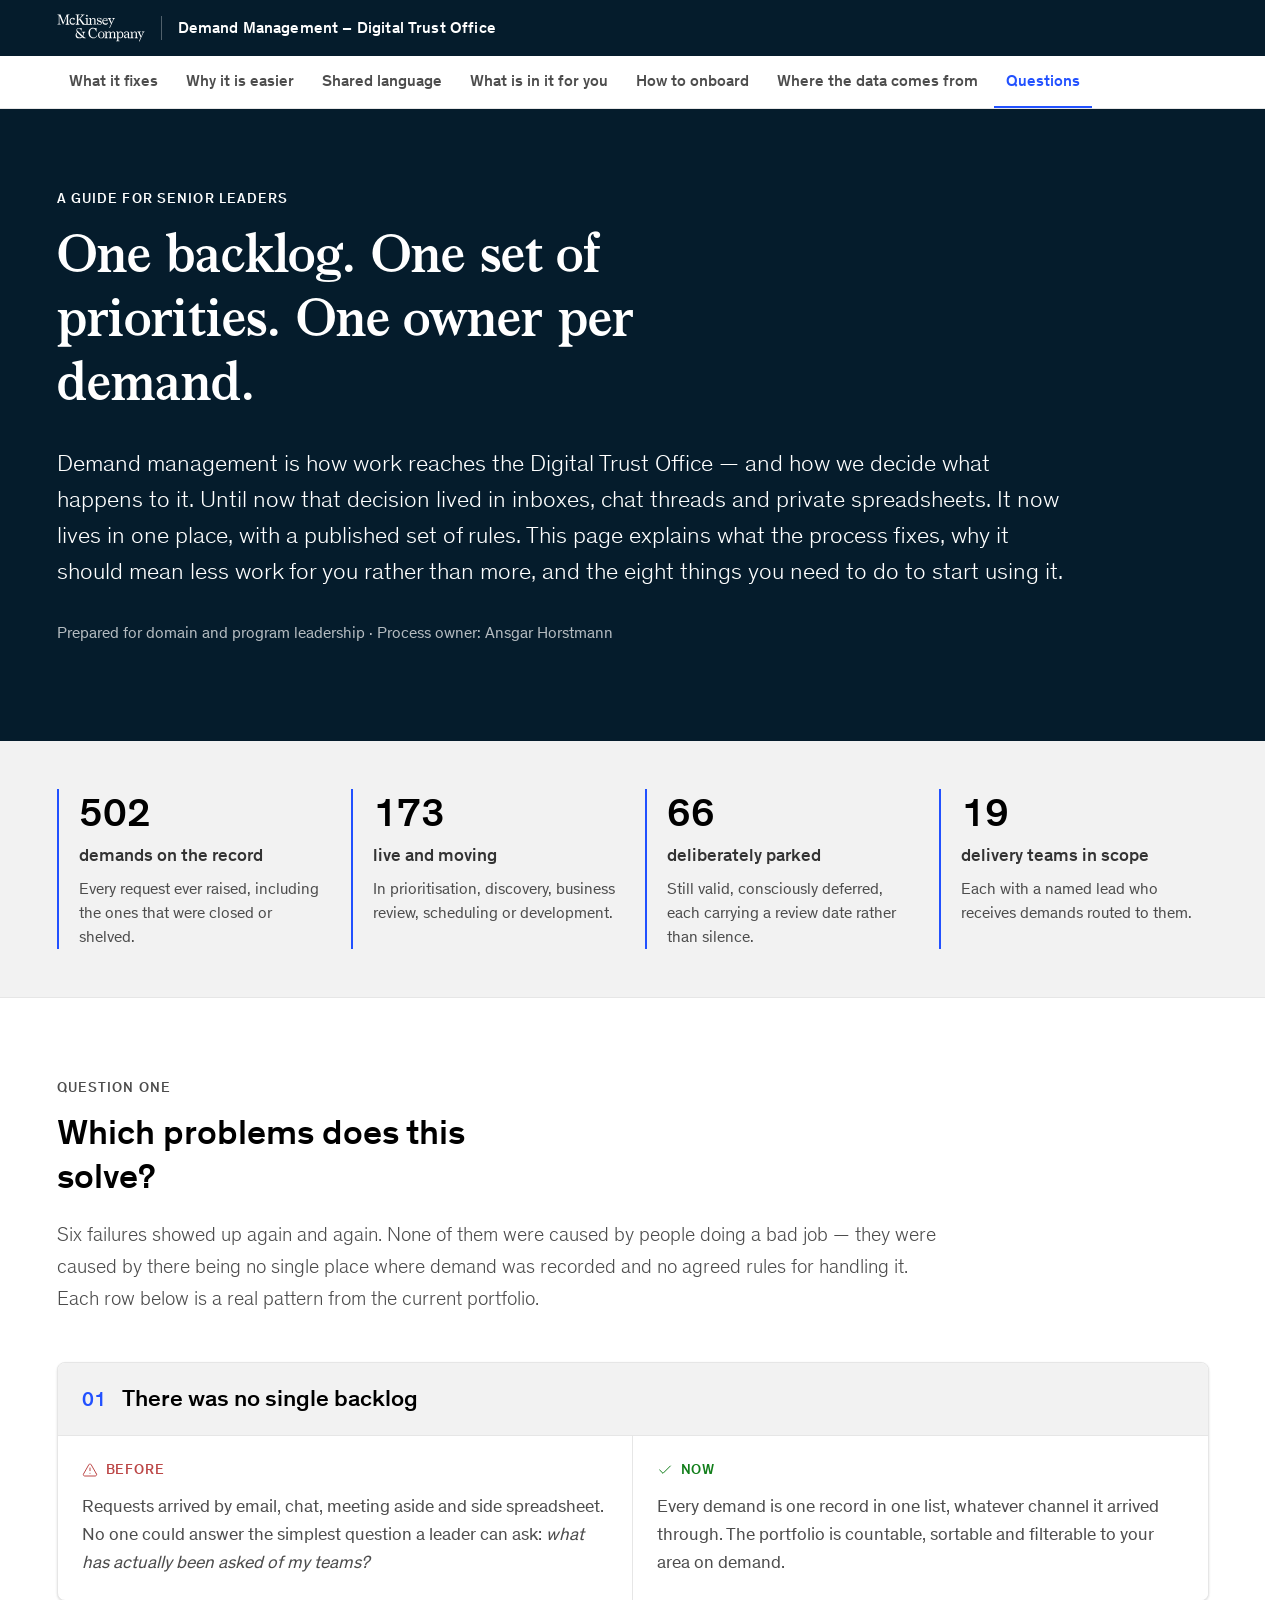
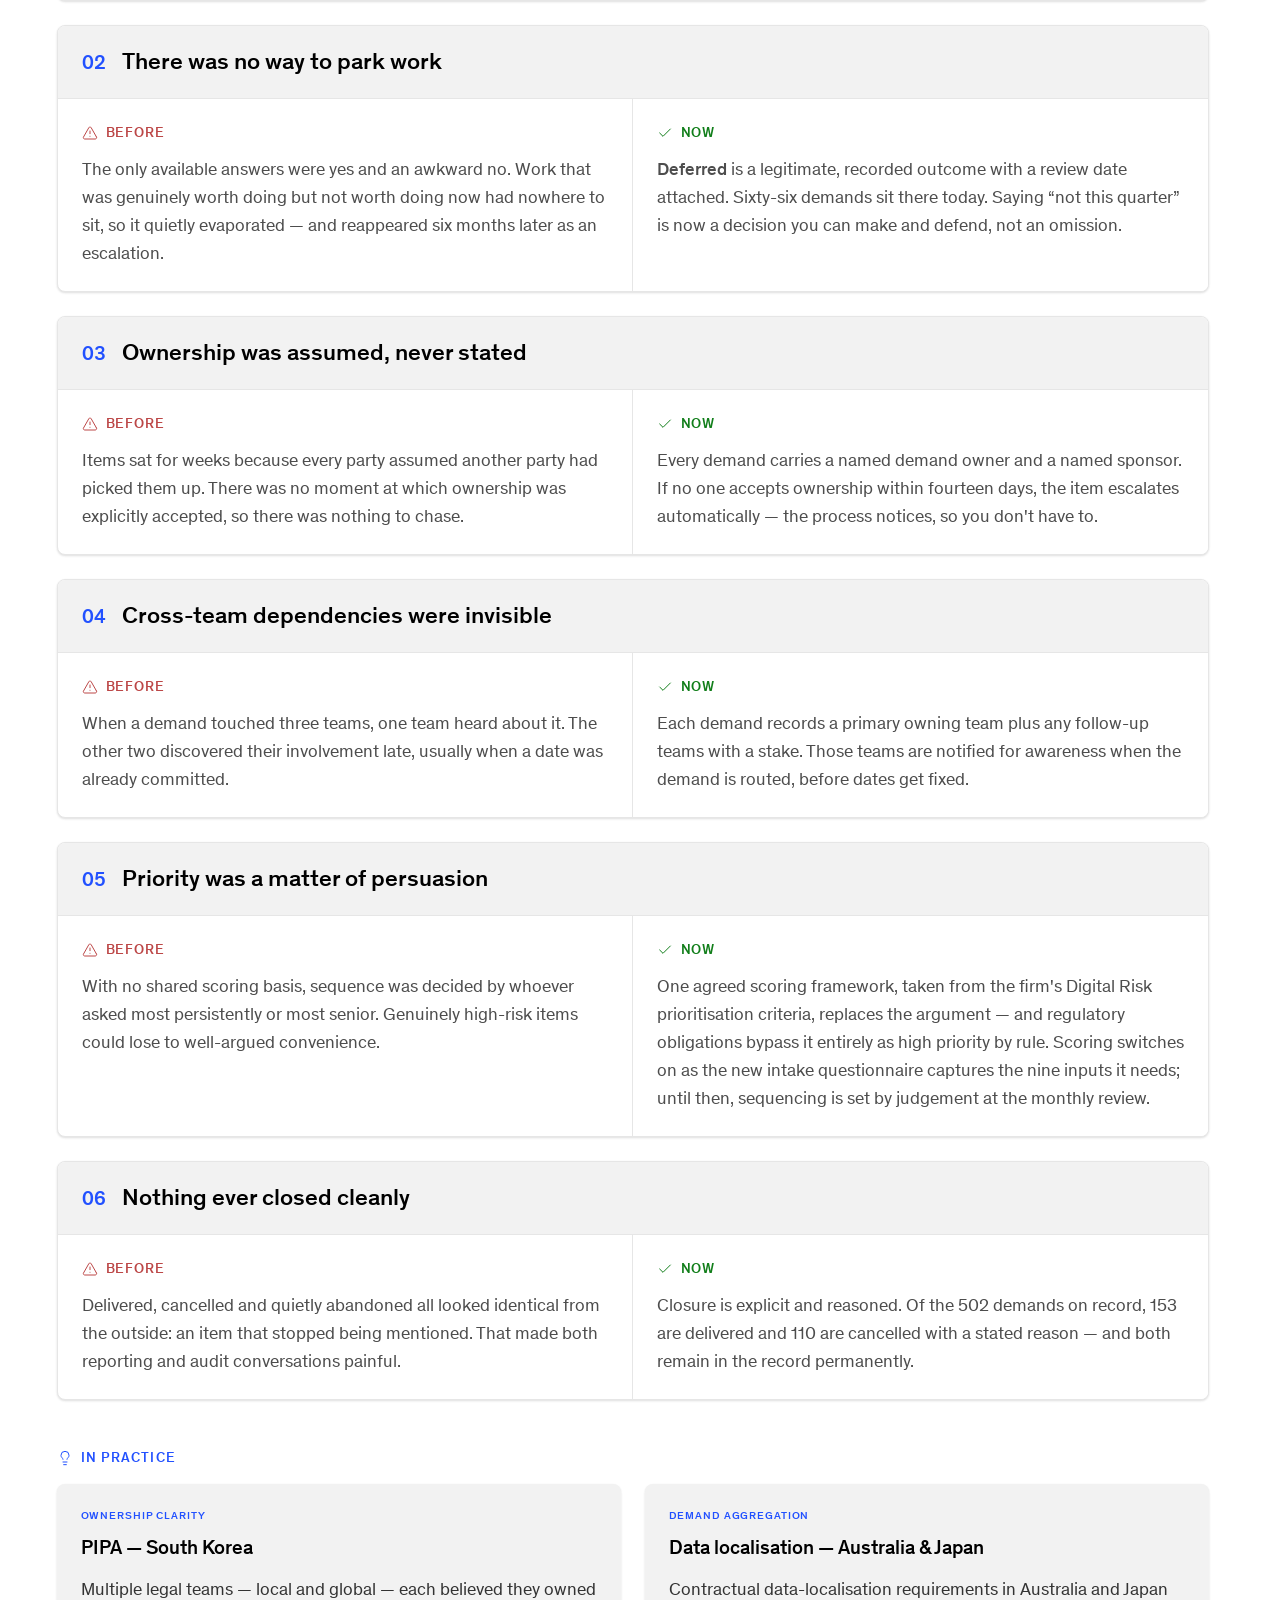
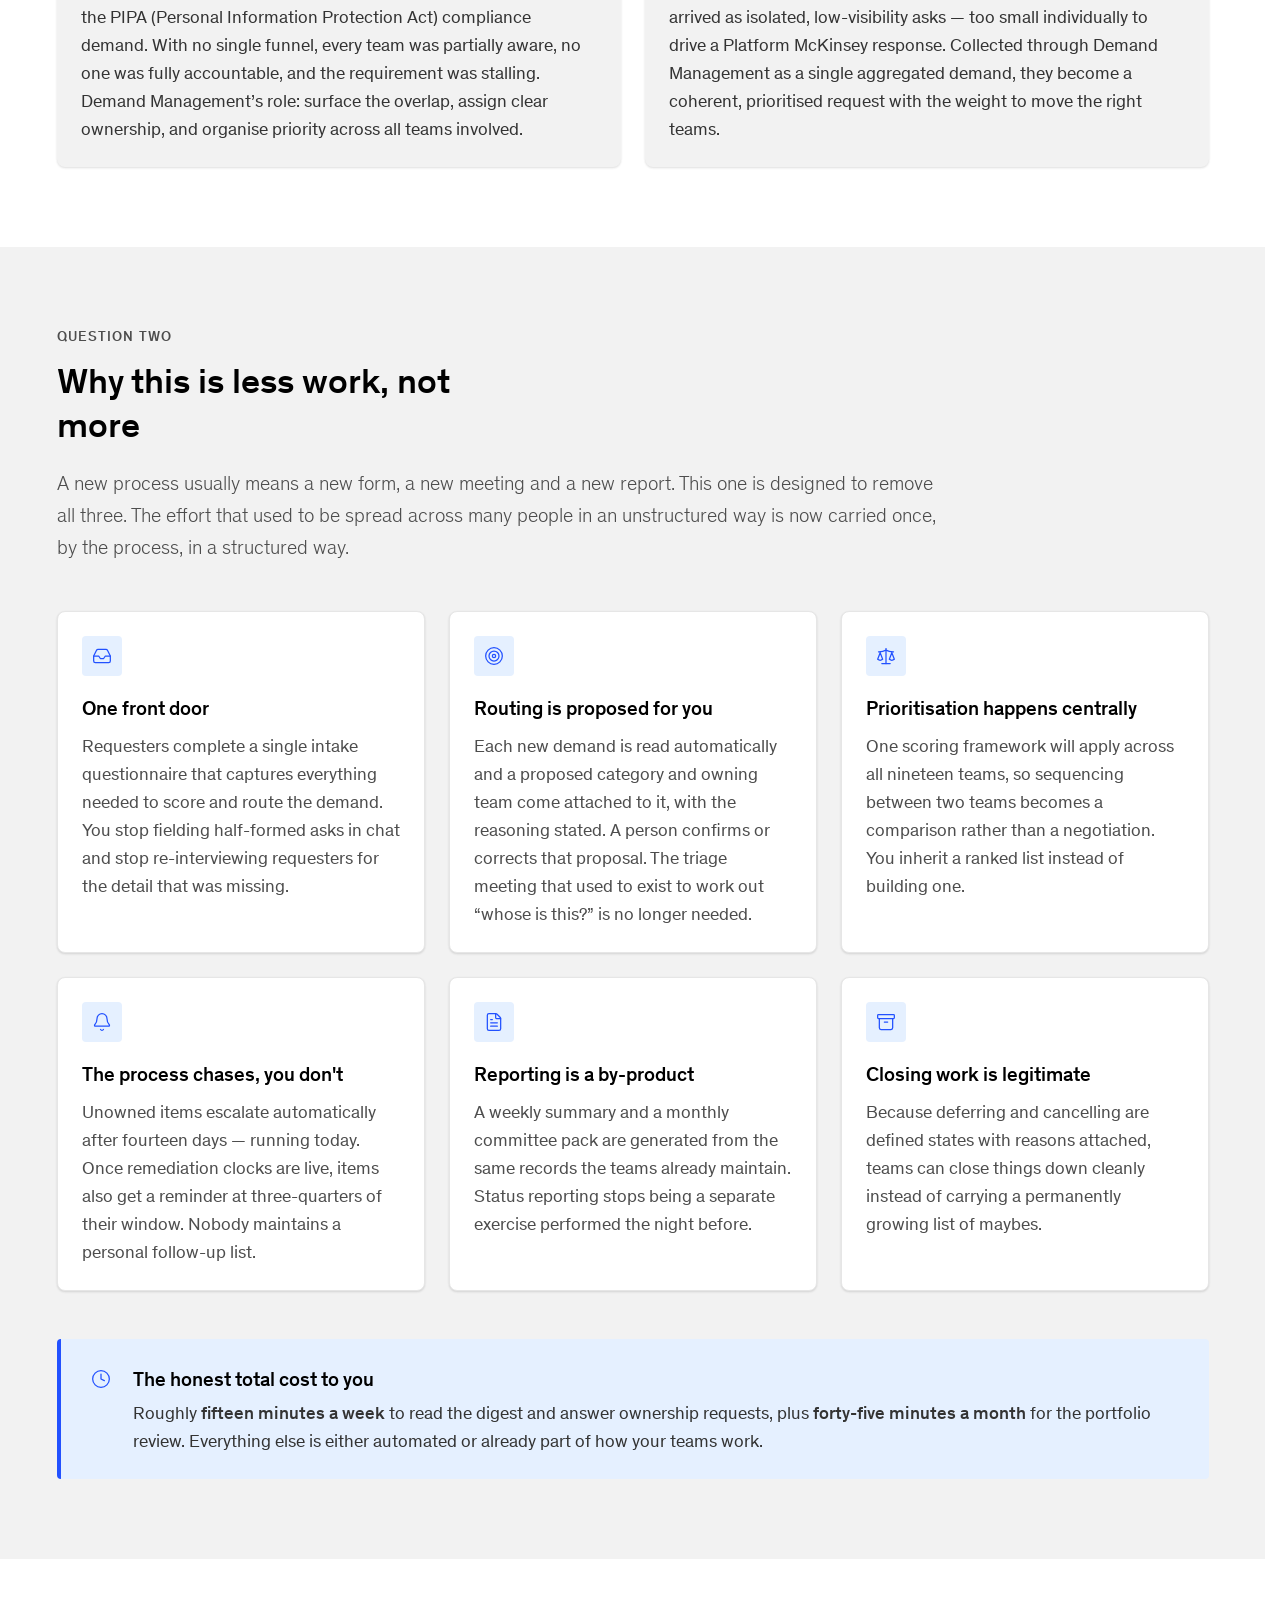
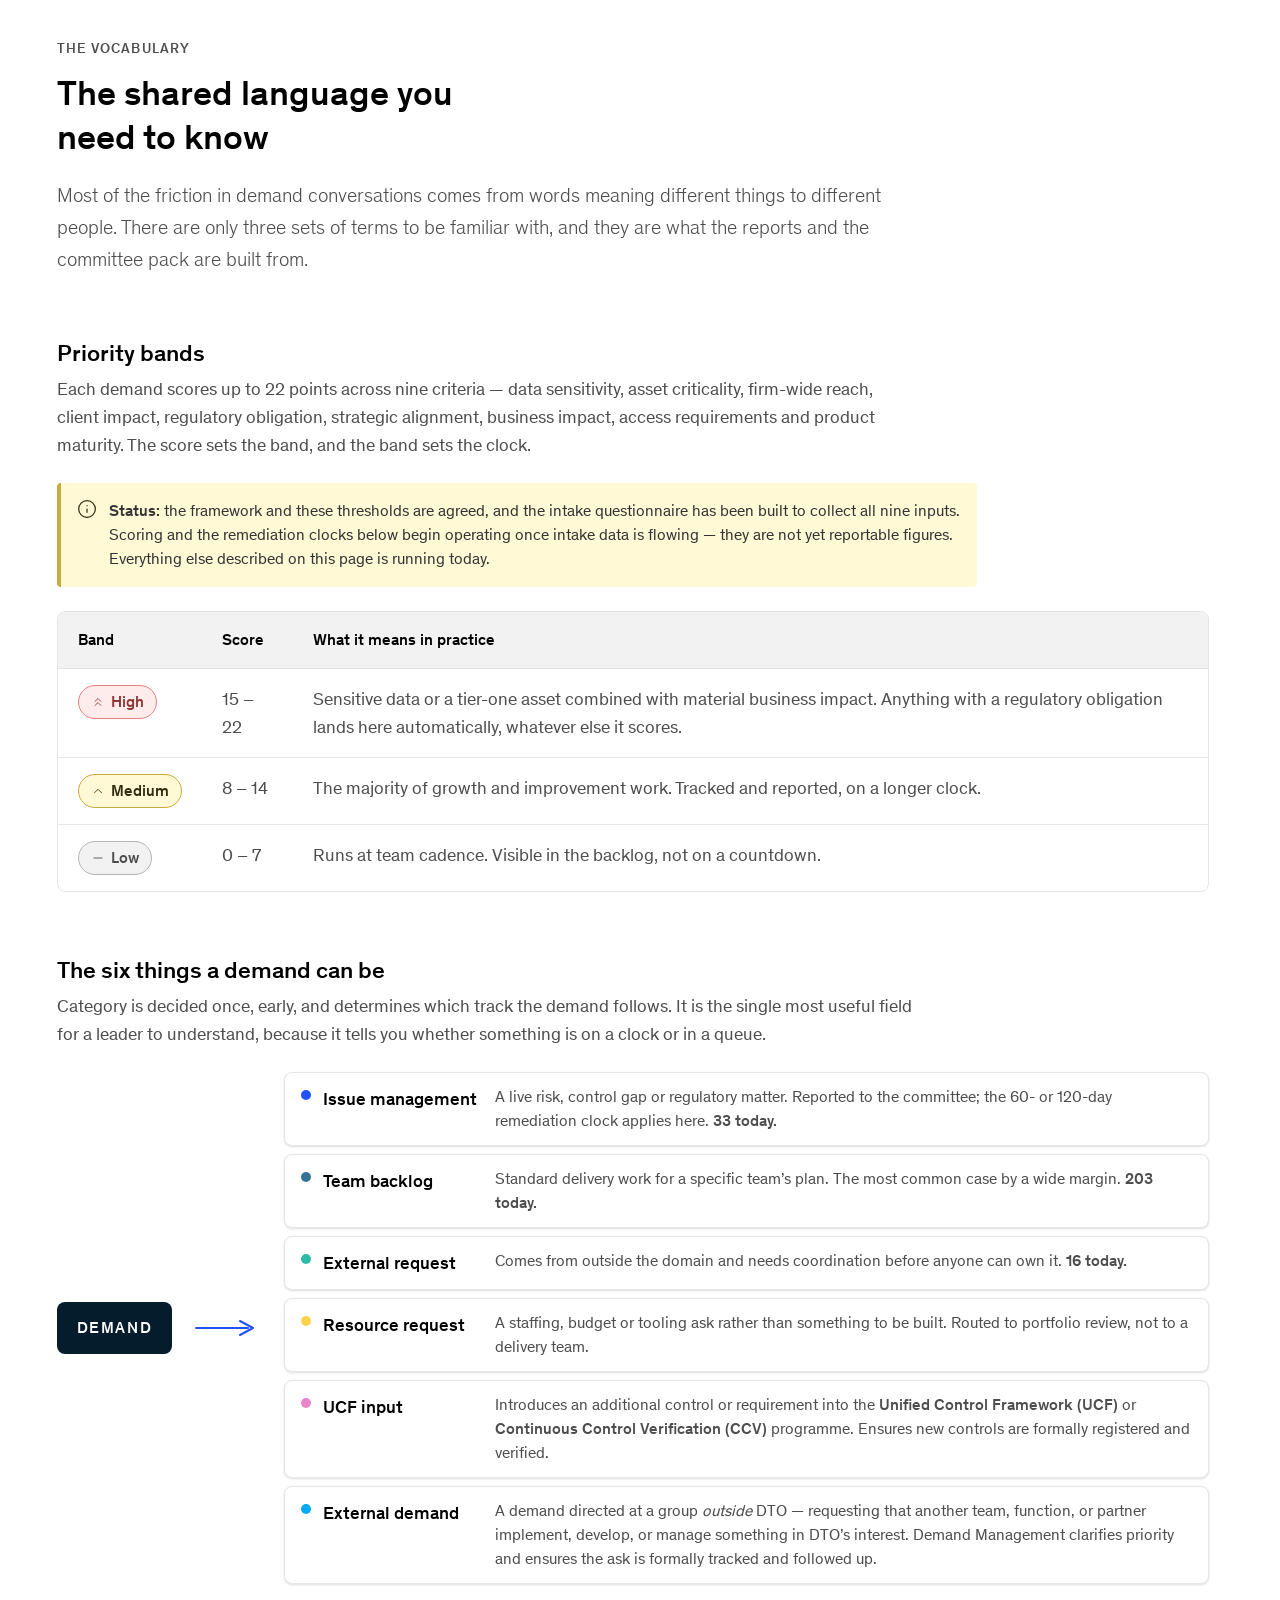
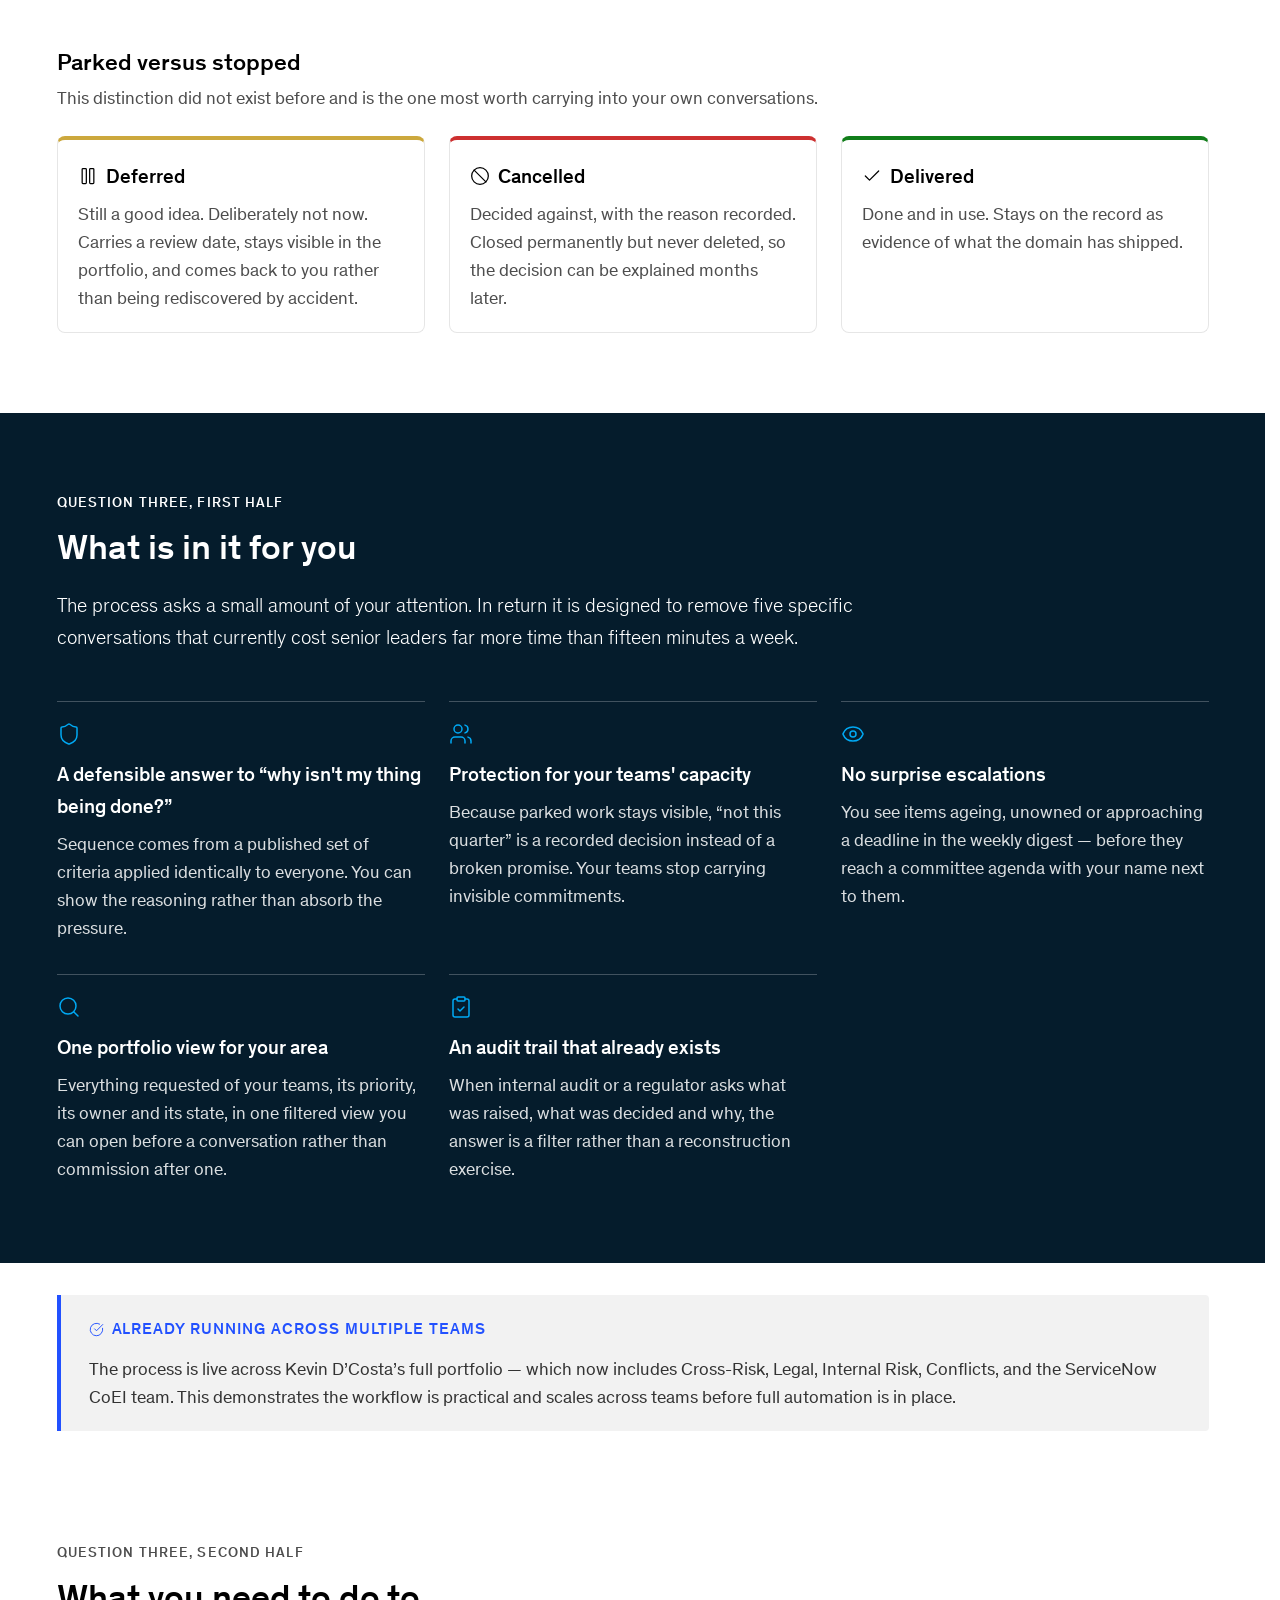
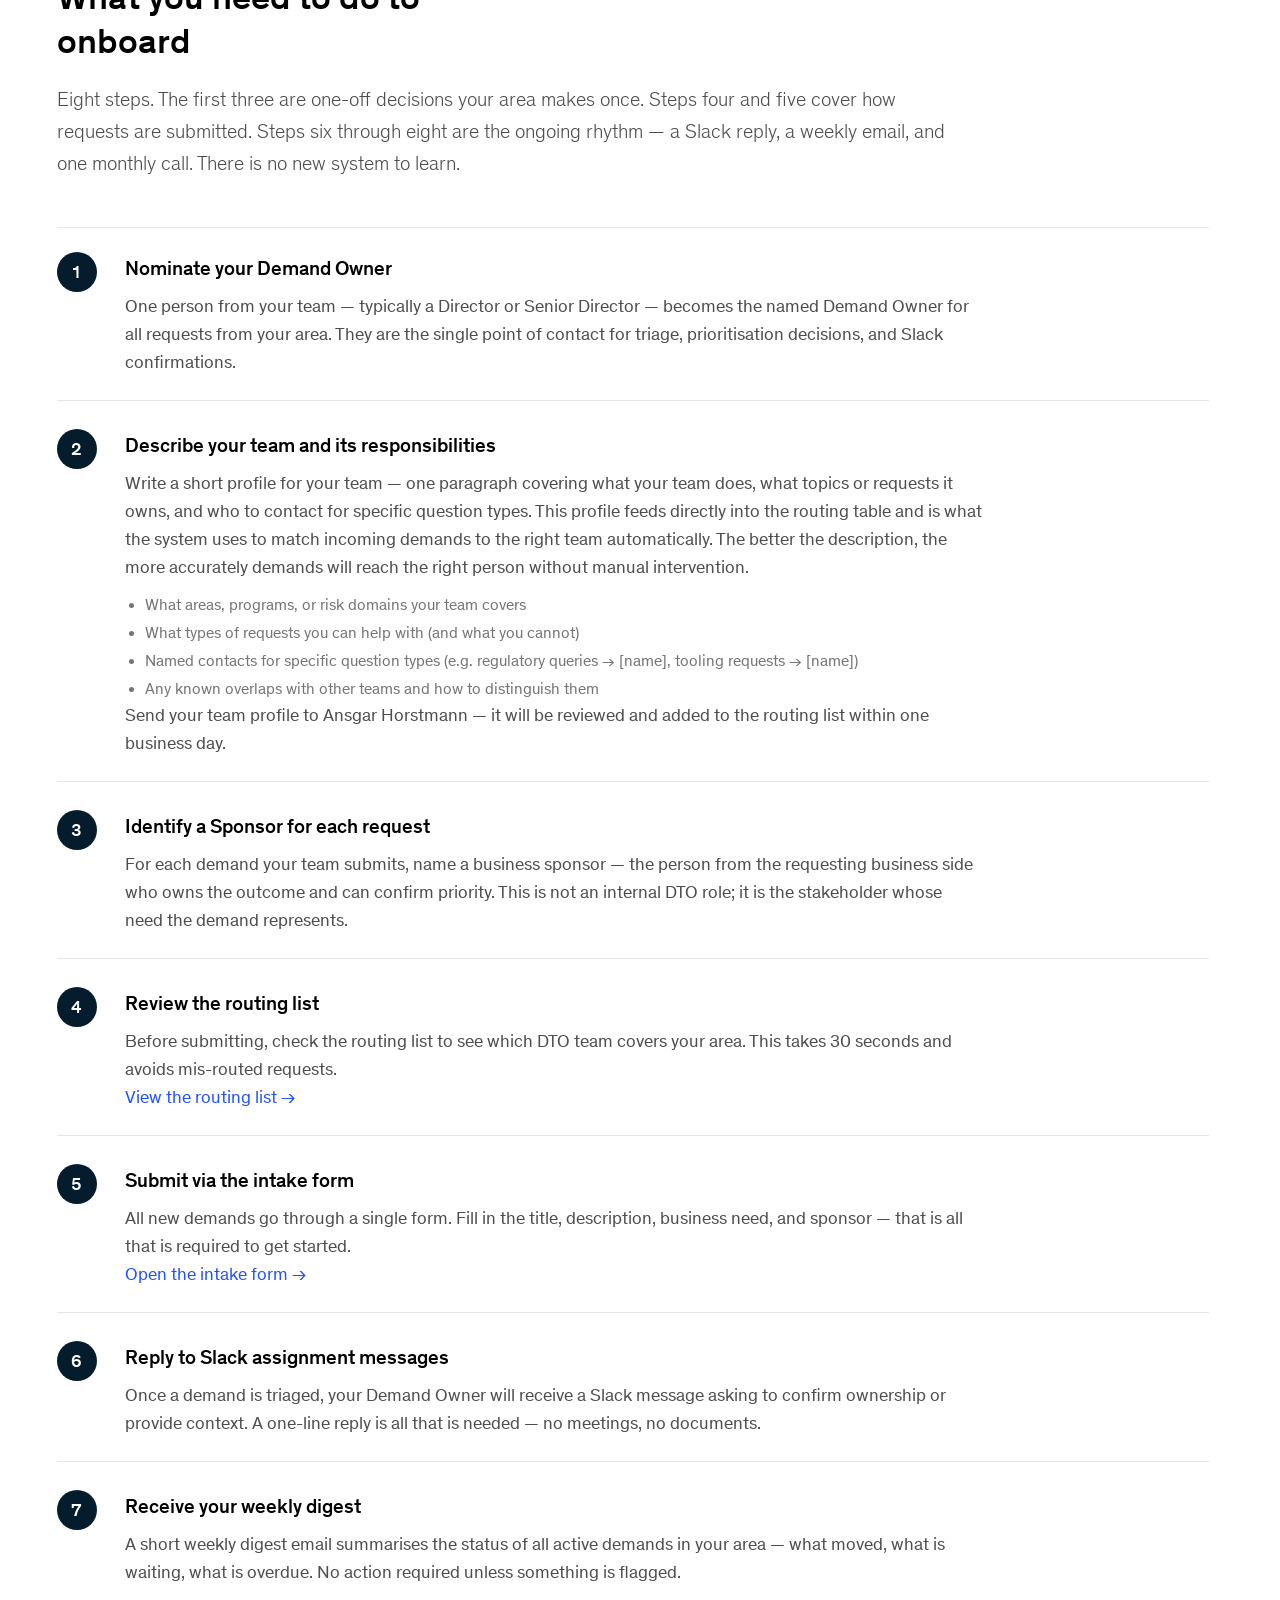
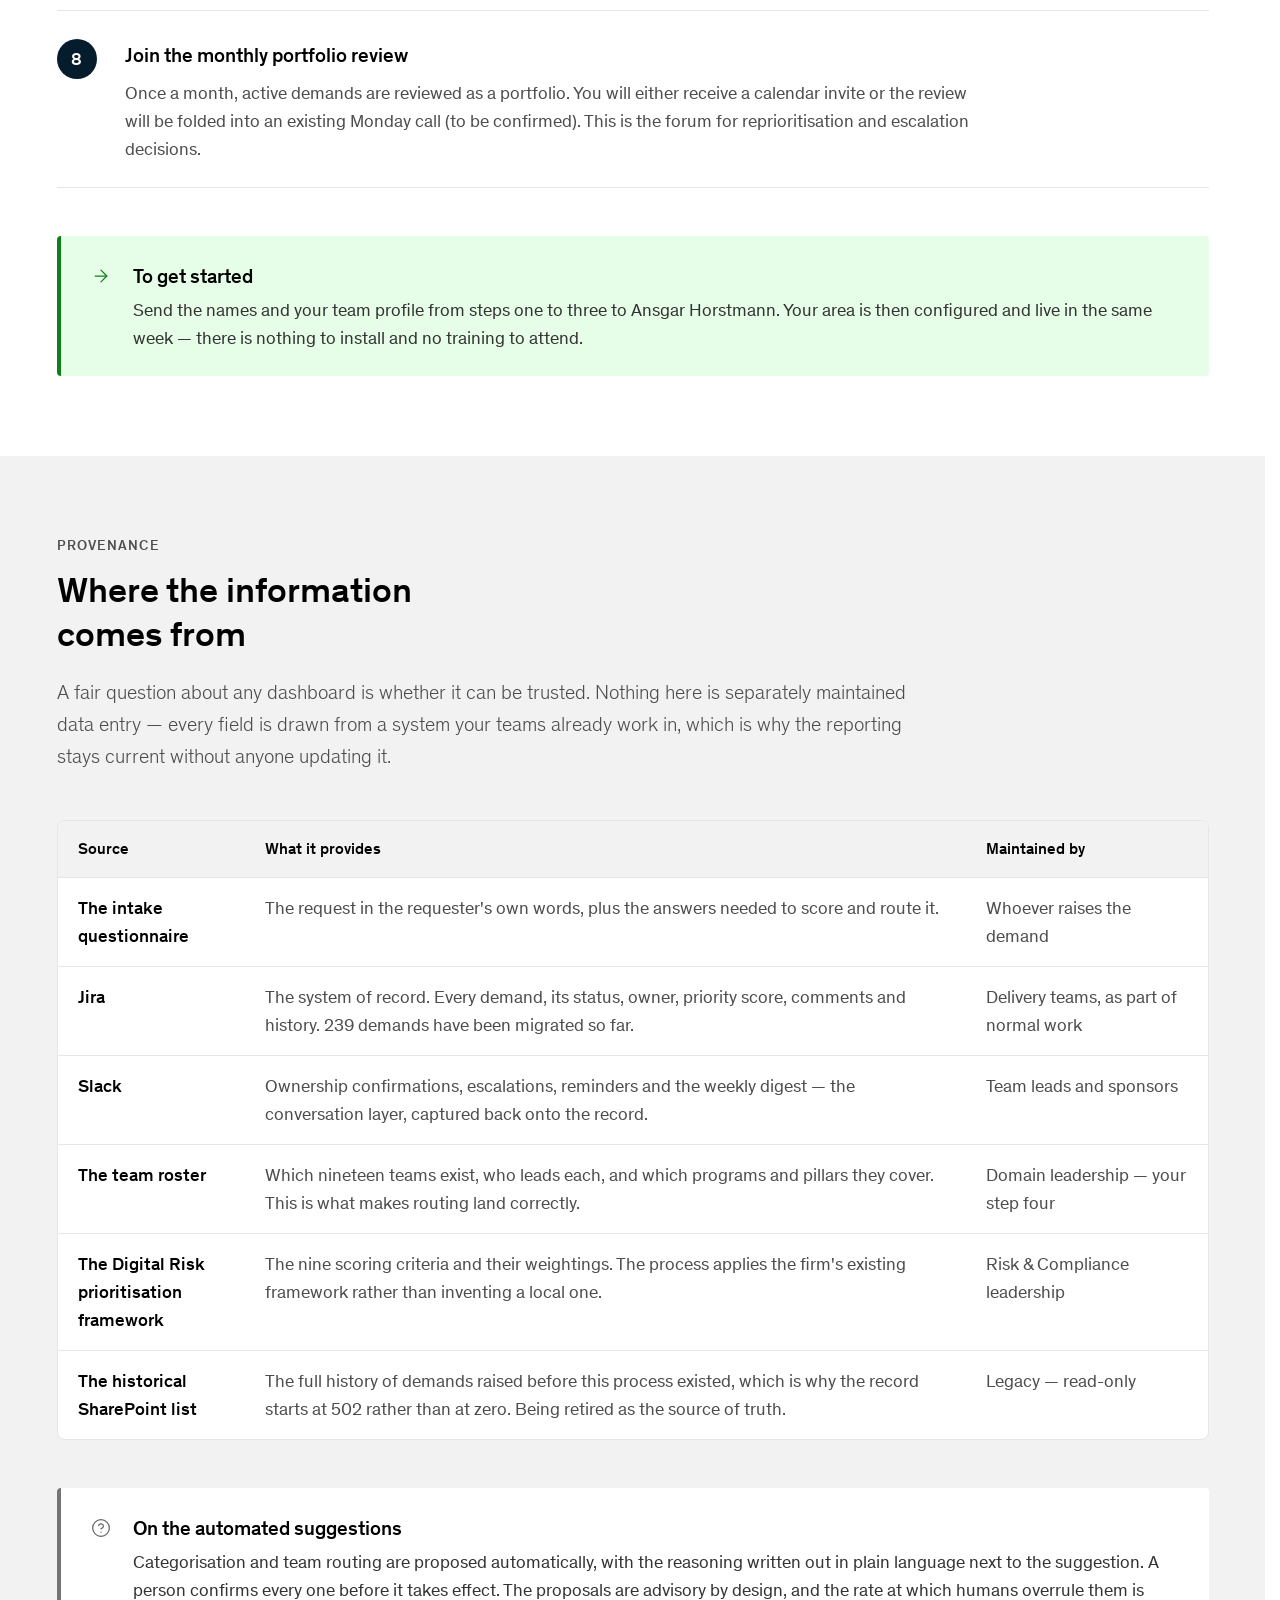
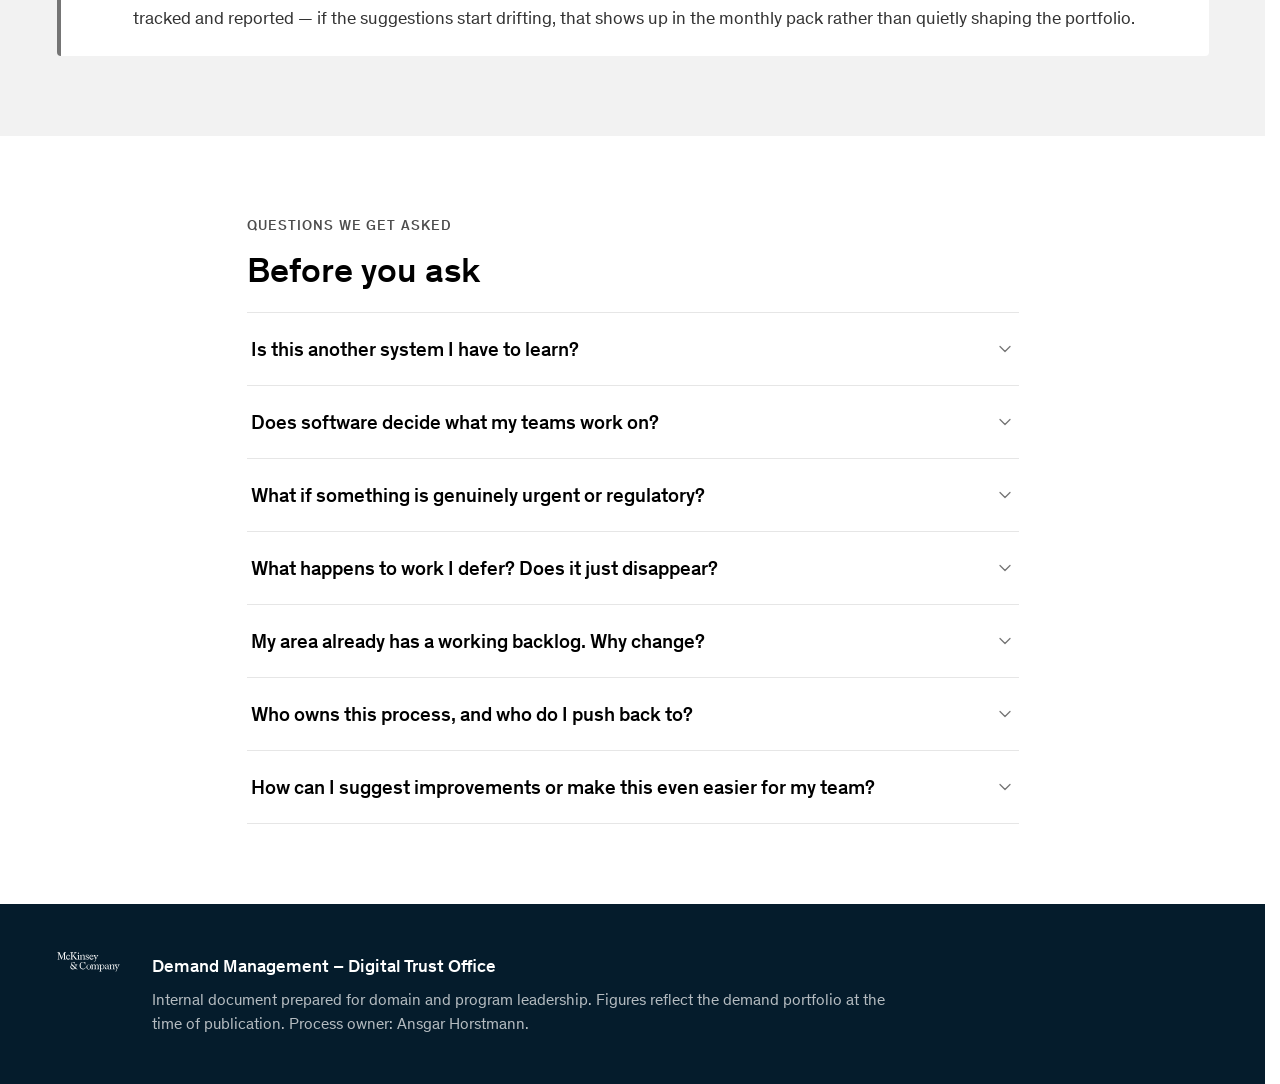
<file: index.html>
<!DOCTYPE html>
<html lang="en">
<head>
<meta charset="utf-8">
<meta name="viewport" content="width=device-width, initial-scale=1">
<title>Demand Management – Digital Trust Office — A guide for senior leaders</title>
<meta name="description" content="How the Demand Management – Digital Trust Office demand management process works, what it fixes, and what senior leaders need to do to use it.">
<link rel="stylesheet" href="css/mds-foundations.css">
<link rel="stylesheet" href="css/styles.css">
</head>
<body>

<a class="skip-link" href="#main">Skip to content</a>

<header class="masthead">
  <div class="masthead__inner">
    <svg class="masthead__logo" width="88" height="28" viewBox="0 0 283.4 90.2"
         xmlns="http://www.w3.org/2000/svg" aria-hidden="true" focusable="false">
      <g fill="#FFFFFF">
        <path d="M5.7,5.7c0-0.7-1.9-2.5-2.5-2.5H1.6V1.6h9.5l9.8,24.6h0.2L31.4,1.6h8.5v1.6h-1.6c-0.6,0-2.5,1.8-2.5,2.5v24.5
      c0,0.7,1.9,2.5,2.5,2.5h1.6v1.6H27.3v-1.6h1.6c0.6,0,2.5-1.8,2.5-2.5V6.4L19.5,34.8L7.7,5.9v24.2c0,0.7,1.9,2.5,2.5,2.5h1.6v1.6
      H1.6v-1.6h1.6c0.6,0,2.5-1.8,2.5-2.5V5.7z"/>
      <path d="M53.6,20.3c0.6-3.3,0-6.2-3.6-6.2c-4.2,0-6.3,3.4-6.3,8.3c0,4.7,3,8.6,7.8,8.6c3.7,0,5.2-1.3,6.7-3.8h1.3
      c-1.4,4.6-4.2,7.5-9.5,7.5c-5.9,0-9.7-5-9.7-11c0-6.8,4.5-11.3,10.1-11.3c3.3,0,5.6,1,7.5,3l-3.1,4.8L53.6,20.3z"/>
      <g>
      <path d="M96.3,8.1C97.8,8.1,99,7,99,5.3c0-1.7-1.2-2.7-2.7-2.7s-2.8,1-2.8,2.7C93.5,7,94.7,8.1,96.3,8.1z"/>
      <path d="M126.3,32.6c-0.6,0-2.3-1.5-2.3-2.2V18.6c0-3.6-2.6-6-5.9-6c-3.8,0-5.8,2.2-8.3,4.8L109,13h-6.7v1.6h1.3
      c0.6,0,2.3,1.6,2.3,2.2v13.5c0,0.7-1.7,2.2-2.3,2.2h-1.3H101c-0.6,0-2.3-1.5-2.3-2.2V13h-7.6v1.6h1.3c0.6,0,2.3,1.6,2.3,2.2v13.5
      c0,0.7-1.7,2.2-2.3,2.2h-1.3H90c-0.7,0-3.3-2-3.9-2.7L74.7,14.7l7.9-8.5c0.4-0.5,3.5-3,4.2-3h1.6V1.6H76.6v1.6h1.6
      c0.6,0,2.5,2.2,2,2.8L68.5,19V5.7c0-0.7,1.9-2.5,2.5-2.5h1.6V1.6H59.9v1.6h1.6C62.1,3.2,64,5,64,5.7v24.5c0,0.7-1.9,2.5-2.5,2.5
      h-1.6v1.6h12.7v-1.6H71c-0.6,0-2.5-1.8-2.5-2.5v-8.6l3.3-3.6l11.3,16.3h8h11.2h11.1v-1.6h-1.2c-0.6,0-2.3-1.5-2.3-2.2V19.6
      c0-1.4,3.9-4.4,6.9-4.4c2.3,0,3.4,1.6,3.4,3.6v11.6c0,0.7-1.7,2.2-2.3,2.2h-1.2v1.6h10.8v-1.6H126.3z"/>
      </g>
      <path d="M130.2,26.8c0,2,2.9,6.2,7.4,6.2c2.6,0,4.1-0.9,4.1-2.9c0-2.4-2.1-3.2-4-4c-1.5-0.6-2.7-1.1-4.4-1.9
      c-2.6-1.2-4.5-2.9-4.5-5.8c0-3.8,2.3-6,6.4-6c2.3,0,3.6,1.1,5.2,1.1c0.6,0,1-0.1,1.2-0.6h1.2v6.5h-1.3c0-1.7-2.5-5.5-6.4-5.5
      c-2.5,0-3.6,1.1-3.6,2.8c0,1.8,1.3,2.5,3.4,3.4c1.6,0.7,2.8,1.2,4.6,1.9c2.3,0.9,4.9,2.7,4.9,6.1c0,4-2.8,6.4-6.8,6.4
      c-2.7,0-4.3-1.3-6.1-1.3c-0.9,0-1.1,0.2-1.6,0.7h-1v-7.4H130.2z"/>
      <path d="M145.7,23.6c0-6.3,4.3-11.2,9.7-11.1c4.8,0,7.5,3.3,7.7,7.4l0.1,1.5l-14.1,1.1c0,4.3,3,8.5,7.7,8.5
      c3.6,0,5.3-1.4,6.6-3.8h1.3c-1.4,4.6-4,7.5-9.2,7.5C149.6,34.7,145.7,29.6,145.7,23.6z M159.6,20.2c0.4-3-0.1-6-4.3-6
      c-4.4,0-6.1,3.6-6.3,6.9L159.6,20.2z"/>
      <path d="M166.9,17c-0.3-0.7-2.2-2.4-2.7-2.4h-0.9V13h11.2v1.6h-1.3c-0.6,0-1.9,1.5-1.9,2.3l4.9,11.3l4.8-11.3
      c0-0.9-1.3-2.3-1.8-2.3h-1.3V13h8.5v1.6h-1c-0.5,0-2,1.6-2.5,2.3l-7.2,16.3l-5.3,11.7l-1.9-0.9l5.6-11.6L166.9,17z"/>
      <path d="M64.6,51.1c0,2.6,1.8,4.7,4.6,5.8c4.2,4.5,9.3,9.3,13.7,13.3c1.3-2.1,1.7-4.3,1.7-6.9c0-3-2-4.8-5.2-4.9v-1.6
      H91v1.6h-1.3c-0.6,0-2.9,2.6-2.9,3.5C86.8,64.6,86,68,84,71c2.4,2.1,4.7,4,6.6,5.3h2v1.6H89c-3.2,0-5.4-0.9-8.1-3.3
      c-2.6,2.5-5.9,3.9-10.7,3.9c-5.3,0-10.3-3.9-10.3-9.6c0-4.5,2.3-7.8,5.2-9.9c-1.6-2-2.6-3.9-2.6-6.8c0-4.7,3-7.3,7.8-7.3
      c3,0,4.6,1,6,1c0.7,0,1.2,0,1.5-0.6h1.4V53h-1.4c0-2.2-3.2-6.6-7.6-6.6C66.7,46.4,64.6,48.1,64.6,51.1z M63.2,66.7
      c0,4.7,5,9.1,9.6,9.1c2.9,0,5.2-0.8,7.1-2.2c-4.7-4.1-10-9.2-14.1-13.8C64.1,61.6,63.2,63.4,63.2,66.7z"/>
      <path d="M126,56.8c0-3.4-3.8-10.2-9.9-10.2c-5.6,0-9,3.1-9.6,10.5c-0.2,2.9-0.1,5.4,0.1,8.3
      c0.5,5.7,4.5,10.4,11.1,10.4c5.6,0,8.4-2.4,10.5-6.7h1.7c-2.1,5.8-6.7,9.3-13.2,9.3c-9.4,0-15.4-7.7-15.4-17s5.5-16.8,14.6-16.8
      c3.5,0,5.7,1.4,8.2,1.4c1,0,1.5-0.3,2-0.9h1.2v11.6H126z"/>
      <path d="M132.1,67.3c0-6.9,4.9-11.2,10.5-11.2s10.5,4.3,10.5,11.2c0,6.9-4.9,11.2-10.5,11.2S132.1,74.1,132.1,67.3z
      M148.9,70.8c0.3-2.2,0.3-5.1,0-7.2c-0.4-3.4-2.3-5.7-6.2-5.7c-3.8,0-5.7,2.3-6.2,5.6c-0.3,2.1-0.3,5.1,0,7.2
      c0.5,3.3,2.3,5.7,6.2,5.7C146.7,76.5,148.5,74.1,148.9,70.8z"/>
      <path d="M187.5,74c0,0.7,1.6,2.2,2.2,2.2h1v1.6h-10.6v-1.6h1.2c0.6,0,2.2-1.5,2.2-2.2V62.3c0-2.1-1-3.5-3.3-3.5
      c-2.8,0-6.2,2.7-6.2,4.1V74c0,0.7,1.6,2.2,2.2,2.2h1.2v1.6h-10.8v-1.6h1.2c0.6,0,2.2-1.5,2.2-2.2V62.3c0-2.1-1.1-3.5-3.4-3.5
      c-2.8,0-6.2,2.8-6.2,4.3v11c0,0.7,1.6,2.2,2.2,2.2h1.2v1.6h-10.8v-1.6h1.2c0.6,0,2.2-1.5,2.2-2.2V60.5c0-0.7-1.6-2.2-2.2-2.2h-1.2
      v-1.6h6.5l0.9,4.1c2.4-2.6,4-4.5,7.7-4.5c2.8,0,5.2,1.5,5.6,4.5c2.6-2.6,4.3-4.4,7.8-4.4c3.2,0,5.8,2.2,5.8,6V74z"/>
      <path d="M197,56.7l0.7,4.3c1.8-3.4,4.2-4.9,7.7-4.9c5.2,0,8.3,4.3,8.3,10.8c0,6.5-3.6,11.4-8.7,11.4
      c-3.7,0-5.7-1.4-7.2-4.2v10.1c0,0.7,1.7,2.2,2.2,2.2h1.4v1.6h-11.2v-1.6h1.4c0.6,0,2.2-1.5,2.2-2.2V60.5c0-0.7-1.6-2.2-2.2-2.2
      h-1.4v-1.6H197z M197.7,64.4V70c0,3.3,2.6,6.1,6.1,6.1c3.6,0,5.3-2.3,5.8-5.6c0.3-2,0.3-4.3,0-6.3c-0.4-3.4-2.3-5.5-5.3-5.5
      C200.7,58.6,198.7,61.1,197.7,64.4z"/>
      <path d="M259.7,76.3c-0.6,0-2.3-1.5-2.3-2.2V62.3c0-3.6-2.6-6-5.9-6c-3.8,0-5.8,2.2-8.3,4.8l-0.8-4.3h-6.7v1.6h1.3
      c0.6,0,2.3,1.6,2.3,2.2V74c0,0.7-1.7,2.2-2.3,2.2h-1.3h-1.3c-0.6,0-2.3-1.5-2.3-2.2V62.5c0-4.2-3.4-6.3-7.9-6.3
      c-4.3,0-6.8,1.5-8.5,3.3l2.8,4.3h1.5c-1.6-3.6-0.4-6,3.2-6c3.8,0,5,1.7,5,4.7l0,2.6l-5.5,1.1c-3,0.6-6.9,2.1-6.9,6.3
      c0,3.4,2.5,5.8,5.4,5.8c3.1,0,5.4-2.5,7.1-4.7l0.5,4.3h6.9h11.1v-1.6h-1.2c-0.6,0-2.3-1.5-2.3-2.2V63.2c0-1.4,3.9-4.4,6.9-4.4
      c2.3,0,3.4,1.6,3.4,3.6V74c0,0.7-1.7,2.2-2.3,2.2h-1.2v1.6h10.8v-1.6H259.7z M228.2,71.7c-0.9,1.6-3.1,3.7-5.2,3.7
      c-2.1,0-3.4-1.6-3.4-3.4c0-2.1,0.9-3.5,3.5-4.2l5.1-1.3V71.7z"/>
      <path d="M262.3,60.7c-0.3-0.7-2.2-2.4-2.7-2.4h-0.9v-1.6h11.2v1.6h-1.3c-0.6,0-1.9,1.5-1.9,2.3l4.9,11.3l4.8-11.3
      c0-0.9-1.3-2.3-1.8-2.3h-1.3v-1.6h8.5v1.6h-1c-0.5,0-2,1.6-2.5,2.3l-7.2,16.3l-5.3,11.7l-1.9-0.9l5.6-11.6L262.3,60.7z"/>
      </g>
    </svg>
    <span class="masthead__divider" aria-hidden="true"></span>
    <span class="masthead__product">Demand Management – Digital Trust Office</span>
  </div>
</header>

<nav class="subnav" aria-label="Section navigation">
  <ul class="subnav__list">
    <li><a href="#problems">What it fixes</a></li>
    <li><a href="#easier">Why it is easier</a></li>
    <li><a href="#language">Shared language</a></li>
    <li><a href="#value">What is in it for you</a></li>
    <li><a href="#onboard">How to onboard</a></li>
    <li><a href="#sources">Where the data comes from</a></li>
    <li><a href="#faq">Questions</a></li>
  </ul>
</nav>

<main id="main">

  <!-- ============================ HERO ============================ -->
  <section class="hero">
    <div class="wrap">
      <p class="eyebrow">A guide for senior leaders</p>
      <h1 class="hero__title">One backlog. One set of priorities. One owner per demand.</h1>
      <p class="hero__lead">
        Demand management is how work reaches the Digital Trust Office — and how
        we decide what happens to it. Until now that decision lived in inboxes, chat threads and private
        spreadsheets. It now lives in one place, with a published set of rules. This page explains what the
        process fixes, why it should mean less work for you rather than more, and the eight things you need
        to do to start using it.
      </p>
      <p class="hero__meta">Prepared for domain and program leadership &middot; Process owner: Ansgar Horstmann</p>
    </div>
  </section>

  <!-- ============================ FIGURES ============================ -->
  <section class="figures" aria-label="The portfolio at a glance">
    <div class="wrap">
      <h2 class="sr-only">The portfolio at a glance</h2>
      <ul class="figures__grid">
        <li class="figure">
          <span class="figure__value">502</span>
          <span class="figure__label">demands on the record</span>
          <span class="figure__note">Every request ever raised, including the ones that were closed or shelved.</span>
        </li>
        <li class="figure">
          <span class="figure__value">173</span>
          <span class="figure__label">live and moving</span>
          <span class="figure__note">In prioritisation, discovery, business review, scheduling or development.</span>
        </li>
        <li class="figure">
          <span class="figure__value">66</span>
          <span class="figure__label">deliberately parked</span>
          <span class="figure__note">Still valid, consciously deferred, each carrying a review date rather than silence.</span>
        </li>
        <li class="figure">
          <span class="figure__value">19</span>
          <span class="figure__label">delivery teams in scope</span>
          <span class="figure__note">Each with a named lead who receives demands routed to them.</span>
        </li>
      </ul>
    </div>
  </section>

  <!-- ============================ 1. PROBLEMS ============================ -->
  <section id="problems" class="section">
    <div class="wrap">
      <p class="eyebrow eyebrow--dark">Question one</p>
      <h2 class="section__title">Which problems does this solve?</h2>
      <p class="section__intro">
        Six failures showed up again and again. None of them were caused by people doing a bad job — they
        were caused by there being no single place where demand was recorded and no agreed rules for
        handling it. Each row below is a real pattern from the current portfolio.
      </p>

      <ol class="problems">
        <li class="problem">
          <div class="problem__head">
            <span class="problem__num" aria-hidden="true">01</span>
            <h3 class="problem__title">There was no single backlog</h3>
          </div>
          <div class="problem__body">
            <div class="ba ba--before">
              <p class="ba__label"><i data-lucide="alert-triangle" aria-hidden="true"></i>Before</p>
              <p>Requests arrived by email, chat, meeting aside and side spreadsheet. No one could answer
                the simplest question a leader can ask: <em>what has actually been asked of my teams?</em></p>
            </div>
            <div class="ba ba--after">
              <p class="ba__label"><i data-lucide="check" aria-hidden="true"></i>Now</p>
              <p>Every demand is one record in one list, whatever channel it arrived through. The portfolio
                is countable, sortable and filterable to your area on demand.</p>
            </div>
          </div>
        </li>

        <li class="problem">
          <div class="problem__head">
            <span class="problem__num" aria-hidden="true">02</span>
            <h3 class="problem__title">There was no way to park work</h3>
          </div>
          <div class="problem__body">
            <div class="ba ba--before">
              <p class="ba__label"><i data-lucide="alert-triangle" aria-hidden="true"></i>Before</p>
              <p>The only available answers were yes and an awkward no. Work that was genuinely worth doing
                but not worth doing now had nowhere to sit, so it quietly evaporated — and reappeared six
                months later as an escalation.</p>
            </div>
            <div class="ba ba--after">
              <p class="ba__label"><i data-lucide="check" aria-hidden="true"></i>Now</p>
              <p><strong>Deferred</strong> is a legitimate, recorded outcome with a review date attached.
                Sixty-six demands sit there today. Saying &ldquo;not this quarter&rdquo; is now a decision
                you can make and defend, not an omission.</p>
            </div>
          </div>
        </li>

        <li class="problem">
          <div class="problem__head">
            <span class="problem__num" aria-hidden="true">03</span>
            <h3 class="problem__title">Ownership was assumed, never stated</h3>
          </div>
          <div class="problem__body">
            <div class="ba ba--before">
              <p class="ba__label"><i data-lucide="alert-triangle" aria-hidden="true"></i>Before</p>
              <p>Items sat for weeks because every party assumed another party had picked them up. There was
                no moment at which ownership was explicitly accepted, so there was nothing to chase.</p>
            </div>
            <div class="ba ba--after">
              <p class="ba__label"><i data-lucide="check" aria-hidden="true"></i>Now</p>
              <p>Every demand carries a named demand owner and a named sponsor. If no one accepts ownership
                within fourteen days, the item escalates automatically — the process notices, so you
                don't have to.</p>
            </div>
          </div>
        </li>

        <li class="problem">
          <div class="problem__head">
            <span class="problem__num" aria-hidden="true">04</span>
            <h3 class="problem__title">Cross-team dependencies were invisible</h3>
          </div>
          <div class="problem__body">
            <div class="ba ba--before">
              <p class="ba__label"><i data-lucide="alert-triangle" aria-hidden="true"></i>Before</p>
              <p>When a demand touched three teams, one team heard about it. The other two discovered their
                involvement late, usually when a date was already committed.</p>
            </div>
            <div class="ba ba--after">
              <p class="ba__label"><i data-lucide="check" aria-hidden="true"></i>Now</p>
              <p>Each demand records a primary owning team plus any follow-up teams with a stake. Those teams
                are notified for awareness when the demand is routed, before dates get fixed.</p>
            </div>
          </div>
        </li>

        <li class="problem">
          <div class="problem__head">
            <span class="problem__num" aria-hidden="true">05</span>
            <h3 class="problem__title">Priority was a matter of persuasion</h3>
          </div>
          <div class="problem__body">
            <div class="ba ba--before">
              <p class="ba__label"><i data-lucide="alert-triangle" aria-hidden="true"></i>Before</p>
              <p>With no shared scoring basis, sequence was decided by whoever asked most persistently or
                most senior. Genuinely high-risk items could lose to well-argued convenience.</p>
            </div>
            <div class="ba ba--after">
              <p class="ba__label"><i data-lucide="check" aria-hidden="true"></i>Now</p>
              <p>One agreed scoring framework, taken from the firm's Digital Risk prioritisation criteria,
                replaces the argument — and regulatory obligations bypass it entirely as high priority by
                rule. Scoring switches on as the new intake questionnaire captures the nine inputs it needs;
                until then, sequencing is set by judgement at the monthly review.</p>
            </div>
          </div>
        </li>

        <li class="problem">
          <div class="problem__head">
            <span class="problem__num" aria-hidden="true">06</span>
            <h3 class="problem__title">Nothing ever closed cleanly</h3>
          </div>
          <div class="problem__body">
            <div class="ba ba--before">
              <p class="ba__label"><i data-lucide="alert-triangle" aria-hidden="true"></i>Before</p>
              <p>Delivered, cancelled and quietly abandoned all looked identical from the outside: an item
                that stopped being mentioned. That made both reporting and audit conversations painful.</p>
            </div>
            <div class="ba ba--after">
              <p class="ba__label"><i data-lucide="check" aria-hidden="true"></i>Now</p>
              <p>Closure is explicit and reasoned. Of the 502 demands on record, 153 are delivered and 110
                are cancelled with a stated reason — and both remain in the record permanently.</p>
            </div>
          </div>
        </li>
      </ol>

      <div class="examples-block">
        <p class="examples-block__label"><i data-lucide="lightbulb" aria-hidden="true"></i>In practice</p>
        <div class="example-cards">
          <article class="example-card">
            <p class="example-card__eyebrow">Ownership clarity</p>
            <h3 class="example-card__heading">PIPA &mdash; South Korea</h3>
            <p class="example-card__body">Multiple legal teams &mdash; local and global &mdash; each believed they owned the PIPA (Personal Information Protection Act) compliance demand. With no single funnel, every team was partially aware, no one was fully accountable, and the requirement was stalling. Demand Management&rsquo;s role: surface the overlap, assign clear ownership, and organise priority across all teams involved.</p>
          </article>
          <article class="example-card">
            <p class="example-card__eyebrow">Demand aggregation</p>
            <h3 class="example-card__heading">Data localisation &mdash; Australia &amp; Japan</h3>
            <p class="example-card__body">Contractual data-localisation requirements in Australia and Japan arrived as isolated, low-visibility asks &mdash; too small individually to drive a Platform McKinsey response. Collected through Demand Management as a single aggregated demand, they become a coherent, prioritised request with the weight to move the right teams.</p>
          </article>
        </div>
      </div>
    </div>
  </section>

  <!-- ============================ 2. EASIER ============================ -->
  <section id="easier" class="section section--subtle">
    <div class="wrap">
      <p class="eyebrow eyebrow--dark">Question two</p>
      <h2 class="section__title">Why this is less work, not more</h2>
      <p class="section__intro">
        A new process usually means a new form, a new meeting and a new report. This one is designed to
        remove all three. The effort that used to be spread across many people in an unstructured way is
        now carried once, by the process, in a structured way.
      </p>

      <div class="cards">
        <article class="card">
          <span class="card__icon" aria-hidden="true"><i data-lucide="inbox"></i></span>
          <h3 class="card__title">One front door</h3>
          <p>Requesters complete a single intake questionnaire that captures everything needed to score and
            route the demand. You stop fielding half-formed asks in chat and stop re-interviewing requesters
            for the detail that was missing.</p>
        </article>

        <article class="card">
          <span class="card__icon" aria-hidden="true"><i data-lucide="target"></i></span>
          <h3 class="card__title">Routing is proposed for you</h3>
          <p>Each new demand is read automatically and a proposed category and owning team come attached to
            it, with the reasoning stated. A person confirms or corrects that proposal. The triage meeting
            that used to exist to work out &ldquo;whose is this?&rdquo; is no longer needed.</p>
        </article>

        <article class="card">
          <span class="card__icon" aria-hidden="true"><i data-lucide="scale"></i></span>
          <h3 class="card__title">Prioritisation happens centrally</h3>
          <p>One scoring framework will apply across all nineteen teams, so sequencing between two teams
            becomes a comparison rather than a negotiation. You inherit a ranked list instead of building
            one.</p>
        </article>

        <article class="card">
          <span class="card__icon" aria-hidden="true"><i data-lucide="bell"></i></span>
          <h3 class="card__title">The process chases, you don't</h3>
          <p>Unowned items escalate automatically after fourteen days &mdash; running today. Once remediation
            clocks are live, items also get a reminder at three-quarters of their window. Nobody maintains a
            personal follow-up list.</p>
        </article>

        <article class="card">
          <span class="card__icon" aria-hidden="true"><i data-lucide="file-text"></i></span>
          <h3 class="card__title">Reporting is a by-product</h3>
          <p>A weekly summary and a monthly committee pack are generated from the same records the teams
            already maintain. Status reporting stops being a separate exercise performed the night before.</p>
        </article>

        <article class="card">
          <span class="card__icon" aria-hidden="true"><i data-lucide="archive"></i></span>
          <h3 class="card__title">Closing work is legitimate</h3>
          <p>Because deferring and cancelling are defined states with reasons attached, teams can close
            things down cleanly instead of carrying a permanently growing list of maybes.</p>
        </article>
      </div>

      <div class="callout">
        <span class="callout__icon" aria-hidden="true"><i data-lucide="clock"></i></span>
        <div>
          <h3 class="callout__title">The honest total cost to you</h3>
          <p>Roughly <strong>fifteen minutes a week</strong> to read the digest and answer ownership
            requests, plus <strong>forty-five minutes a month</strong> for the portfolio review. Everything
            else is either automated or already part of how your teams work.</p>
        </div>
      </div>
    </div>
  </section>

  <!-- ============================ 3. SHARED LANGUAGE ============================ -->
  <section id="language" class="section">
    <div class="wrap">
      <p class="eyebrow eyebrow--dark">The vocabulary</p>
      <h2 class="section__title">The shared language you need to know</h2>
      <p class="section__intro">
        Most of the friction in demand conversations comes from words meaning different things to different
        people. There are only three sets of terms to be familiar with, and they are what the reports and
        the committee pack are built from.
      </p>

      <h3 class="subhead">Priority bands</h3>
      <p class="subhead__note">Each demand scores up to 22 points across nine criteria — data sensitivity,
        asset criticality, firm-wide reach, client impact, regulatory obligation, strategic alignment,
        business impact, access requirements and product maturity. The score sets the band, and the band
        sets the clock.</p>
      <p class="notice">
        <i data-lucide="info" aria-hidden="true"></i>
        <span><strong>Status:</strong> the framework and these thresholds are agreed, and the intake
        questionnaire has been built to collect all nine inputs. Scoring and the remediation clocks below
        begin operating once intake data is flowing — they are not yet reportable figures. Everything else
        described on this page is running today.</span>
      </p>
      <div class="table-scroll">
        <table class="table">
          <caption class="sr-only">Priority bands and score ranges</caption>
          <thead>
            <tr>
              <th scope="col">Band</th>
              <th scope="col">Score</th>
              <th scope="col">What it means in practice</th>
            </tr>
          </thead>
          <tbody>
            <tr>
              <th scope="row"><span class="pill pill--high"><i data-lucide="chevrons-up" aria-hidden="true"></i>High</span></th>
              <td>15 &ndash; 22</td>
              <td>Sensitive data or a tier-one asset combined with material business impact. Anything with a regulatory obligation lands here automatically, whatever else it scores.</td>
            </tr>
            <tr>
              <th scope="row"><span class="pill pill--med"><i data-lucide="chevron-up" aria-hidden="true"></i>Medium</span></th>
              <td>8 &ndash; 14</td>
              <td>The majority of growth and improvement work. Tracked and reported, on a longer clock.</td>
            </tr>
            <tr>
              <th scope="row"><span class="pill pill--low"><i data-lucide="minus" aria-hidden="true"></i>Low</span></th>
              <td>0 &ndash; 7</td>
              <td>Runs at team cadence. Visible in the backlog, not on a countdown.</td>
            </tr>
          </tbody>
        </table>
      </div>

      <h3 class="subhead">The six things a demand can be</h3>
      <p class="subhead__note">Category is decided once, early, and determines which track the demand
        follows. It is the single most useful field for a leader to understand, because it tells you whether
        something is on a clock or in a queue.</p>
      <div class="demand-pipeline">
        <div class="demand-pipeline__source">
          <div class="demand-pipeline__badge">DEMAND</div>
        </div>
        <div class="demand-pipeline__connector" aria-hidden="true">
          <svg class="demand-pipeline__arrow-svg" viewBox="0 0 64 24" xmlns="http://www.w3.org/2000/svg">
            <line x1="0" y1="12" x2="52" y2="12" stroke="#2251FF" stroke-width="2" stroke-linecap="round"/>
            <polyline points="44,5 57,12 44,19" stroke="#2251FF" stroke-width="2" fill="none" stroke-linejoin="round" stroke-linecap="round"/>
          </svg>
        </div>
        <div class="demand-pipeline__outcomes">
          <div class="demand-outcome">
            <span class="demand-outcome__dot demand-outcome__dot--issue" aria-hidden="true"></span>
            <span class="demand-outcome__label">Issue management</span>
            <span class="demand-outcome__desc">A live risk, control gap or regulatory matter. Reported to the committee; the 60- or 120-day remediation clock applies here. <strong>33 today.</strong></span>
          </div>
          <div class="demand-outcome">
            <span class="demand-outcome__dot demand-outcome__dot--backlog" aria-hidden="true"></span>
            <span class="demand-outcome__label">Team backlog</span>
            <span class="demand-outcome__desc">Standard delivery work for a specific team&rsquo;s plan. The most common case by a wide margin. <strong>203 today.</strong></span>
          </div>
          <div class="demand-outcome">
            <span class="demand-outcome__dot demand-outcome__dot--external" aria-hidden="true"></span>
            <span class="demand-outcome__label">External request</span>
            <span class="demand-outcome__desc">Comes from outside the domain and needs coordination before anyone can own it. <strong>16 today.</strong></span>
          </div>
          <div class="demand-outcome">
            <span class="demand-outcome__dot demand-outcome__dot--resource" aria-hidden="true"></span>
            <span class="demand-outcome__label">Resource request</span>
            <span class="demand-outcome__desc">A staffing, budget or tooling ask rather than something to be built. Routed to portfolio review, not to a delivery team.</span>
          </div>
          <div class="demand-outcome">
            <span class="demand-outcome__dot demand-outcome__dot--ucf" aria-hidden="true"></span>
            <span class="demand-outcome__label">UCF input</span>
            <span class="demand-outcome__desc">Introduces an additional control or requirement into the <strong>Unified Control Framework (UCF)</strong> or <strong>Continuous Control Verification (CCV)</strong> programme. Ensures new controls are formally registered and verified.</span>
          </div>
          <div class="demand-outcome">
            <span class="demand-outcome__dot demand-outcome__dot--ext-demand" aria-hidden="true"></span>
            <span class="demand-outcome__label">External demand</span>
            <span class="demand-outcome__desc">A demand directed at a group <em>outside</em> DTO &mdash; requesting that another team, function, or partner implement, develop, or manage something in DTO&rsquo;s interest. Demand Management clarifies priority and ensures the ask is formally tracked and followed up.</span>
          </div>
        </div>
      </div>

      <h3 class="subhead">Parked versus stopped</h3>
      <p class="subhead__note">This distinction did not exist before and is the one most worth carrying into
        your own conversations.</p>
      <div class="statuses">
        <div class="status status--deferred">
          <p class="status__name"><i data-lucide="pause" aria-hidden="true"></i>Deferred</p>
          <p>Still a good idea. Deliberately not now. Carries a review date, stays visible in the portfolio,
            and comes back to you rather than being rediscovered by accident.</p>
        </div>
        <div class="status status--cancelled">
          <p class="status__name"><i data-lucide="ban" aria-hidden="true"></i>Cancelled</p>
          <p>Decided against, with the reason recorded. Closed permanently but never deleted, so the
            decision can be explained months later.</p>
        </div>
        <div class="status status--delivered">
          <p class="status__name"><i data-lucide="check" aria-hidden="true"></i>Delivered</p>
          <p>Done and in use. Stays on the record as evidence of what the domain has shipped.</p>
        </div>
      </div>
    </div>
  </section>

  <!-- ============================ 4. VALUE ============================ -->
  <section id="value" class="section section--dark">
    <div class="wrap">
      <p class="eyebrow eyebrow--light">Question three, first half</p>
      <h2 class="section__title section__title--inverse">What is in it for you</h2>
      <p class="section__intro section__intro--inverse">
        The process asks a small amount of your attention. In return it is designed to remove five specific
        conversations that currently cost senior leaders far more time than fifteen minutes a week.
      </p>

      <ul class="benefits">
        <li class="benefit">
          <span class="benefit__icon" aria-hidden="true"><i data-lucide="shield"></i></span>
          <h3 class="benefit__title">A defensible answer to &ldquo;why isn't my thing being done?&rdquo;</h3>
          <p>Sequence comes from a published set of criteria applied identically to everyone. You can show
            the reasoning rather than absorb the pressure.</p>
        </li>
        <li class="benefit">
          <span class="benefit__icon" aria-hidden="true"><i data-lucide="users"></i></span>
          <h3 class="benefit__title">Protection for your teams' capacity</h3>
          <p>Because parked work stays visible, &ldquo;not this quarter&rdquo; is a recorded decision instead
            of a broken promise. Your teams stop carrying invisible commitments.</p>
        </li>
        <li class="benefit">
          <span class="benefit__icon" aria-hidden="true"><i data-lucide="eye"></i></span>
          <h3 class="benefit__title">No surprise escalations</h3>
          <p>You see items ageing, unowned or approaching a deadline in the weekly digest — before they reach
            a committee agenda with your name next to them.</p>
        </li>
        <li class="benefit">
          <span class="benefit__icon" aria-hidden="true"><i data-lucide="search"></i></span>
          <h3 class="benefit__title">One portfolio view for your area</h3>
          <p>Everything requested of your teams, its priority, its owner and its state, in one filtered view
            you can open before a conversation rather than commission after one.</p>
        </li>
        <li class="benefit">
          <span class="benefit__icon" aria-hidden="true"><i data-lucide="clipboard-check"></i></span>
          <h3 class="benefit__title">An audit trail that already exists</h3>
          <p>When internal audit or a regulator asks what was raised, what was decided and why, the answer is
            a filter rather than a reconstruction exercise.</p>
        </li>
      </ul>
    </div>
  </section>

  <!-- ============================ PILOT PROOF POINT ============================ -->
  <section class="proof-band" aria-label="Pilot evidence">
    <div class="wrap">
      <blockquote class="proof-point">
        <p class="proof-point__label"><i data-lucide="check-circle" aria-hidden="true"></i>Already running across multiple teams</p>
        <p>The process is live across Kevin D&rsquo;Costa&rsquo;s full portfolio &mdash; which now includes Cross-Risk, Legal, Internal Risk, Conflicts, and the ServiceNow CoEI team. This demonstrates the workflow is practical and scales across teams before full automation is in place.</p>
      </blockquote>
    </div>
  </section>

  <!-- ============================ 5. ONBOARD ============================ -->
  <section id="onboard" class="section">
    <div class="wrap">
      <p class="eyebrow eyebrow--dark">Question three, second half</p>
      <h2 class="section__title">What you need to do to onboard</h2>
      <p class="section__intro">
        Eight steps. The first three are one-off decisions your area makes once. Steps four and five cover
        how requests are submitted. Steps six through eight are the ongoing rhythm — a Slack reply, a weekly
        email, and one monthly call. There is no new system to learn.
      </p>

      <ol class="steps">
        <li class="step">
          <span class="step__num" aria-hidden="true">1</span>
          <div class="step__body">
            <h3 class="step__title">Nominate your Demand Owner</h3>
            <p>One person from your team — typically a Director or Senior Director — becomes the named
              Demand Owner for all requests from your area. They are the single point of contact for triage,
              prioritisation decisions, and Slack confirmations.</p>
          </div>
        </li>
        <li class="step">
          <span class="step__num" aria-hidden="true">2</span>
          <div class="step__body">
            <h3 class="step__title">Describe your team and its responsibilities</h3>
            <p>Write a short profile for your team — one paragraph covering what your team does, what topics
              or requests it owns, and who to contact for specific question types. This profile feeds directly
              into the routing table and is what the system uses to match incoming demands to the right team
              automatically. The better the description, the more accurately demands will reach the right
              person without manual intervention.</p>
            <ul class="step__checklist">
              <li>What areas, programs, or risk domains your team covers</li>
              <li>What types of requests you can help with (and what you cannot)</li>
              <li>Named contacts for specific question types (e.g. regulatory queries &rarr; [name], tooling requests &rarr; [name])</li>
              <li>Any known overlaps with other teams and how to distinguish them</li>
            </ul>
            <p>Send your team profile to Ansgar Horstmann — it will be reviewed and added to the routing list within one business day.</p>
          </div>
        </li>
        <li class="step">
          <span class="step__num" aria-hidden="true">3</span>
          <div class="step__body">
            <h3 class="step__title">Identify a Sponsor for each request</h3>
            <p>For each demand your team submits, name a business sponsor — the person from the requesting
              business side who owns the outcome and can confirm priority. This is not an internal DTO role;
              it is the stakeholder whose need the demand represents.</p>
          </div>
        </li>
        <li class="step">
          <span class="step__num" aria-hidden="true">4</span>
          <div class="step__body">
            <h3 class="step__title">Review the routing list</h3>
            <p>Before submitting, check the routing list to see which DTO team covers your area. This takes
              30 seconds and avoids mis-routed requests.</p>
            <p><a class="step__link" href="routing.html">View the routing list &rarr;</a></p>
          </div>
        </li>
        <li class="step">
          <span class="step__num" aria-hidden="true">5</span>
          <div class="step__body">
            <h3 class="step__title">Submit via the intake form</h3>
            <p>All new demands go through a single form. Fill in the title, description, business need, and
              sponsor — that is all that is required to get started.</p>
            <p><a class="step__link" href="#intake-form">Open the intake form &rarr;</a></p>
          </div>
        </li>
        <li class="step">
          <span class="step__num" aria-hidden="true">6</span>
          <div class="step__body">
            <h3 class="step__title">Reply to Slack assignment messages</h3>
            <p>Once a demand is triaged, your Demand Owner will receive a Slack message asking to confirm
              ownership or provide context. A one-line reply is all that is needed — no meetings,
              no documents.</p>
          </div>
        </li>
        <li class="step">
          <span class="step__num" aria-hidden="true">7</span>
          <div class="step__body">
            <h3 class="step__title">Receive your weekly digest</h3>
            <p>A short weekly digest email summarises the status of all active demands in your area — what
              moved, what is waiting, what is overdue. No action required unless something is flagged.</p>
          </div>
        </li>
        <li class="step">
          <span class="step__num" aria-hidden="true">8</span>
          <div class="step__body">
            <h3 class="step__title">Join the monthly portfolio review</h3>
            <p>Once a month, active demands are reviewed as a portfolio. You will either receive a calendar
              invite or the review will be folded into an existing Monday call (to be confirmed). This is
              the forum for reprioritisation and escalation decisions.</p>
          </div>
        </li>
      </ol>

      <div class="callout callout--action">
        <span class="callout__icon" aria-hidden="true"><i data-lucide="arrow-right"></i></span>
        <div>
          <h3 class="callout__title">To get started</h3>
          <p>Send the names and your team profile from steps one to three to Ansgar Horstmann. Your area is
            then configured and live in the same week — there is nothing to install and no training to attend.</p>
        </div>
      </div>
    </div>
  </section>

  <!-- ============================ 6. SOURCES ============================ -->
  <section id="sources" class="section section--subtle">
    <div class="wrap">
      <p class="eyebrow eyebrow--dark">Provenance</p>
      <h2 class="section__title">Where the information comes from</h2>
      <p class="section__intro">
        A fair question about any dashboard is whether it can be trusted. Nothing here is separately
        maintained data entry — every field is drawn from a system your teams already work in, which is why
        the reporting stays current without anyone updating it.
      </p>

      <div class="table-scroll">
        <table class="table table--sources">
          <caption class="sr-only">Information sources feeding the demand management process</caption>
          <thead>
            <tr>
              <th scope="col">Source</th>
              <th scope="col">What it provides</th>
              <th scope="col">Maintained by</th>
            </tr>
          </thead>
          <tbody>
            <tr>
              <th scope="row">The intake questionnaire</th>
              <td>The request in the requester's own words, plus the answers needed to score and route it.</td>
              <td>Whoever raises the demand</td>
            </tr>
            <tr>
              <th scope="row">Jira</th>
              <td>The system of record. Every demand, its status, owner, priority score, comments and history.
                239 demands have been migrated so far.</td>
              <td>Delivery teams, as part of normal work</td>
            </tr>
            <tr>
              <th scope="row">Slack</th>
              <td>Ownership confirmations, escalations, reminders and the weekly digest — the conversation
                layer, captured back onto the record.</td>
              <td>Team leads and sponsors</td>
            </tr>
            <tr>
              <th scope="row">The team roster</th>
              <td>Which nineteen teams exist, who leads each, and which programs and pillars they cover.
                This is what makes routing land correctly.</td>
                      <td>Domain leadership &mdash; your step four</td>
            </tr>
            <tr>
              <th scope="row">The Digital Risk prioritisation framework</th>
              <td>The nine scoring criteria and their weightings. The process applies the firm's existing
                framework rather than inventing a local one.</td>
              <td>Risk &amp; Compliance leadership</td>
            </tr>
            <tr>
              <th scope="row">The historical SharePoint list</th>
              <td>The full history of demands raised before this process existed, which is why the record
                starts at 502 rather than at zero. Being retired as the source of truth.</td>
              <td>Legacy &mdash; read-only</td>
            </tr>
          </tbody>
        </table>
      </div>

      <div class="callout callout--info">
        <span class="callout__icon" aria-hidden="true"><i data-lucide="help-circle"></i></span>
        <div>
          <h3 class="callout__title">On the automated suggestions</h3>
          <p>Categorisation and team routing are proposed automatically, with the reasoning written out in
            plain language next to the suggestion. A person confirms every one before it takes effect. The
            proposals are advisory by design, and the rate at which humans overrule them is tracked and
            reported — if the suggestions start drifting, that shows up in the monthly pack rather than
            quietly shaping the portfolio.</p>
        </div>
      </div>
    </div>
  </section>

  <!-- ============================ 7. FAQ ============================ -->
  <section id="faq" class="section">
    <div class="wrap wrap--narrow">
      <p class="eyebrow eyebrow--dark">Questions we get asked</p>
      <h2 class="section__title">Before you ask</h2>

      <div class="faq">
        <details class="faq__item">
          <summary class="faq__q">Is this another system I have to learn?<i data-lucide="chevron-down" class="faq__chev" aria-hidden="true"></i></summary>
          <div class="faq__a">
            <p>No. The process runs inside Jira and Slack. Requesters see a form; you see messages and a
              filtered list. There is no new tool to install, no licence to request and no training session.</p>
          </div>
        </details>

        <details class="faq__item">
          <summary class="faq__q">Does software decide what my teams work on?<i data-lucide="chevron-down" class="faq__chev" aria-hidden="true"></i></summary>
          <div class="faq__a">
            <p>No. Scoring produces a consistent order and the automated categorisation produces a proposal.
              Both are inputs to a human decision, and the monthly review is where that decision is made.
              The value is that the discussion starts from a common baseline instead of from scratch.</p>
          </div>
        </details>

        <details class="faq__item">
          <summary class="faq__q">What if something is genuinely urgent or regulatory?<i data-lucide="chevron-down" class="faq__chev" aria-hidden="true"></i></summary>
          <div class="faq__a">
            <p>Demands carrying a regulatory or compliance obligation are treated as high priority by rule,
              regardless of what they score elsewhere, and are flagged for committee reporting rather than
              queued. Urgency does not depend on your persuasiveness in the moment.</p>
          </div>
        </details>

        <details class="faq__item">
          <summary class="faq__q">What happens to work I defer? Does it just disappear?<i data-lucide="chevron-down" class="faq__chev" aria-hidden="true"></i></summary>
          <div class="faq__a">
            <p>The opposite — that was the old failure mode. A deferred demand keeps its record and its review
              date and comes back to you at that date. It stays visible in your portfolio view the whole
              time, which is what makes deferring safe to do.</p>
          </div>
        </details>

        <details class="faq__item">
          <summary class="faq__q">My area already has a working backlog. Why change?<i data-lucide="chevron-down" class="faq__chev" aria-hidden="true"></i></summary>
          <div class="faq__a">
            <p>Local backlogs work well within a team and poorly between teams. They cannot settle sequencing
              across two teams, they cannot show leadership a domain-wide picture, and they cannot answer an
              audit question about a demand raised two years ago. Your backlog keeps working — it is the
              layer above it that was missing.</p>
          </div>
        </details>

        <details class="faq__item">
          <summary class="faq__q">Who owns this process, and who do I push back to?<i data-lucide="chevron-down" class="faq__chev" aria-hidden="true"></i></summary>
          <div class="faq__a">
            <p>Ansgar Horstmann owns the process, the scoring configuration and the reporting. Disagreements
              about a specific score or a routing decision go to him directly, and material changes to the
              framework are agreed with Risk &amp; Compliance leadership rather than adjusted quietly.</p>
          </div>
        </details>

        <details class="faq__item">
          <summary class="faq__q">How can I suggest improvements or make this even easier for my team?<i data-lucide="chevron-down" class="faq__chev" aria-hidden="true"></i></summary>
          <div class="faq__a">
            <p>This process is designed to evolve, and feedback from leaders is exactly how it improves.
              If something feels confusing, repetitive, or harder than it needs to be, that friction is
              worth raising — even a field you're unsure about or a step that feels redundant helps make
              the process sharper for everyone. Ansgar Horstmann is the point of contact for suggestions
              and would rather hear small friction early than see it quietly discourage adoption.</p>
            <p class="faq__nudge"><i data-lucide="message-circle" aria-hidden="true"></i><strong>We want to hear from you</strong> — reach out to Ansgar Horstmann directly with any feedback or ideas.</p>
          </div>
        </details>
      </div>
    </div>
  </section>

</main>

<footer class="footer">
  <div class="wrap footer__inner">
    <svg class="footer__logo" width="63" height="20" viewBox="0 0 283.4 90.2"
         xmlns="http://www.w3.org/2000/svg" aria-hidden="true" focusable="false">
      <g fill="#FFFFFF">
        <path d="M5.7,5.7c0-0.7-1.9-2.5-2.5-2.5H1.6V1.6h9.5l9.8,24.6h0.2L31.4,1.6h8.5v1.6h-1.6c-0.6,0-2.5,1.8-2.5,2.5v24.5
      c0,0.7,1.9,2.5,2.5,2.5h1.6v1.6H27.3v-1.6h1.6c0.6,0,2.5-1.8,2.5-2.5V6.4L19.5,34.8L7.7,5.9v24.2c0,0.7,1.9,2.5,2.5,2.5h1.6v1.6
      H1.6v-1.6h1.6c0.6,0,2.5-1.8,2.5-2.5V5.7z"/>
      <path d="M53.6,20.3c0.6-3.3,0-6.2-3.6-6.2c-4.2,0-6.3,3.4-6.3,8.3c0,4.7,3,8.6,7.8,8.6c3.7,0,5.2-1.3,6.7-3.8h1.3
      c-1.4,4.6-4.2,7.5-9.5,7.5c-5.9,0-9.7-5-9.7-11c0-6.8,4.5-11.3,10.1-11.3c3.3,0,5.6,1,7.5,3l-3.1,4.8L53.6,20.3z"/>
      <g>
      <path d="M96.3,8.1C97.8,8.1,99,7,99,5.3c0-1.7-1.2-2.7-2.7-2.7s-2.8,1-2.8,2.7C93.5,7,94.7,8.1,96.3,8.1z"/>
      <path d="M126.3,32.6c-0.6,0-2.3-1.5-2.3-2.2V18.6c0-3.6-2.6-6-5.9-6c-3.8,0-5.8,2.2-8.3,4.8L109,13h-6.7v1.6h1.3
      c0.6,0,2.3,1.6,2.3,2.2v13.5c0,0.7-1.7,2.2-2.3,2.2h-1.3H101c-0.6,0-2.3-1.5-2.3-2.2V13h-7.6v1.6h1.3c0.6,0,2.3,1.6,2.3,2.2v13.5
      c0,0.7-1.7,2.2-2.3,2.2h-1.3H90c-0.7,0-3.3-2-3.9-2.7L74.7,14.7l7.9-8.5c0.4-0.5,3.5-3,4.2-3h1.6V1.6H76.6v1.6h1.6
      c0.6,0,2.5,2.2,2,2.8L68.5,19V5.7c0-0.7,1.9-2.5,2.5-2.5h1.6V1.6H59.9v1.6h1.6C62.1,3.2,64,5,64,5.7v24.5c0,0.7-1.9,2.5-2.5,2.5
      h-1.6v1.6h12.7v-1.6H71c-0.6,0-2.5-1.8-2.5-2.5v-8.6l3.3-3.6l11.3,16.3h8h11.2h11.1v-1.6h-1.2c-0.6,0-2.3-1.5-2.3-2.2V19.6
      c0-1.4,3.9-4.4,6.9-4.4c2.3,0,3.4,1.6,3.4,3.6v11.6c0,0.7-1.7,2.2-2.3,2.2h-1.2v1.6h10.8v-1.6H126.3z"/>
      </g>
      <path d="M130.2,26.8c0,2,2.9,6.2,7.4,6.2c2.6,0,4.1-0.9,4.1-2.9c0-2.4-2.1-3.2-4-4c-1.5-0.6-2.7-1.1-4.4-1.9
      c-2.6-1.2-4.5-2.9-4.5-5.8c0-3.8,2.3-6,6.4-6c2.3,0,3.6,1.1,5.2,1.1c0.6,0,1-0.1,1.2-0.6h1.2v6.5h-1.3c0-1.7-2.5-5.5-6.4-5.5
      c-2.5,0-3.6,1.1-3.6,2.8c0,1.8,1.3,2.5,3.4,3.4c1.6,0.7,2.8,1.2,4.6,1.9c2.3,0.9,4.9,2.7,4.9,6.1c0,4-2.8,6.4-6.8,6.4
      c-2.7,0-4.3-1.3-6.1-1.3c-0.9,0-1.1,0.2-1.6,0.7h-1v-7.4H130.2z"/>
      <path d="M145.7,23.6c0-6.3,4.3-11.2,9.7-11.1c4.8,0,7.5,3.3,7.7,7.4l0.1,1.5l-14.1,1.1c0,4.3,3,8.5,7.7,8.5
      c3.6,0,5.3-1.4,6.6-3.8h1.3c-1.4,4.6-4,7.5-9.2,7.5C149.6,34.7,145.7,29.6,145.7,23.6z M159.6,20.2c0.4-3-0.1-6-4.3-6
      c-4.4,0-6.1,3.6-6.3,6.9L159.6,20.2z"/>
      <path d="M166.9,17c-0.3-0.7-2.2-2.4-2.7-2.4h-0.9V13h11.2v1.6h-1.3c-0.6,0-1.9,1.5-1.9,2.3l4.9,11.3l4.8-11.3
      c0-0.9-1.3-2.3-1.8-2.3h-1.3V13h8.5v1.6h-1c-0.5,0-2,1.6-2.5,2.3l-7.2,16.3l-5.3,11.7l-1.9-0.9l5.6-11.6L166.9,17z"/>
      <path d="M64.6,51.1c0,2.6,1.8,4.7,4.6,5.8c4.2,4.5,9.3,9.3,13.7,13.3c1.3-2.1,1.7-4.3,1.7-6.9c0-3-2-4.8-5.2-4.9v-1.6
      H91v1.6h-1.3c-0.6,0-2.9,2.6-2.9,3.5C86.8,64.6,86,68,84,71c2.4,2.1,4.7,4,6.6,5.3h2v1.6H89c-3.2,0-5.4-0.9-8.1-3.3
      c-2.6,2.5-5.9,3.9-10.7,3.9c-5.3,0-10.3-3.9-10.3-9.6c0-4.5,2.3-7.8,5.2-9.9c-1.6-2-2.6-3.9-2.6-6.8c0-4.7,3-7.3,7.8-7.3
      c3,0,4.6,1,6,1c0.7,0,1.2,0,1.5-0.6h1.4V53h-1.4c0-2.2-3.2-6.6-7.6-6.6C66.7,46.4,64.6,48.1,64.6,51.1z M63.2,66.7
      c0,4.7,5,9.1,9.6,9.1c2.9,0,5.2-0.8,7.1-2.2c-4.7-4.1-10-9.2-14.1-13.8C64.1,61.6,63.2,63.4,63.2,66.7z"/>
      <path d="M126,56.8c0-3.4-3.8-10.2-9.9-10.2c-5.6,0-9,3.1-9.6,10.5c-0.2,2.9-0.1,5.4,0.1,8.3
      c0.5,5.7,4.5,10.4,11.1,10.4c5.6,0,8.4-2.4,10.5-6.7h1.7c-2.1,5.8-6.7,9.3-13.2,9.3c-9.4,0-15.4-7.7-15.4-17s5.5-16.8,14.6-16.8
      c3.5,0,5.7,1.4,8.2,1.4c1,0,1.5-0.3,2-0.9h1.2v11.6H126z"/>
      <path d="M132.1,67.3c0-6.9,4.9-11.2,10.5-11.2s10.5,4.3,10.5,11.2c0,6.9-4.9,11.2-10.5,11.2S132.1,74.1,132.1,67.3z
      M148.9,70.8c0.3-2.2,0.3-5.1,0-7.2c-0.4-3.4-2.3-5.7-6.2-5.7c-3.8,0-5.7,2.3-6.2,5.6c-0.3,2.1-0.3,5.1,0,7.2
      c0.5,3.3,2.3,5.7,6.2,5.7C146.7,76.5,148.5,74.1,148.9,70.8z"/>
      <path d="M187.5,74c0,0.7,1.6,2.2,2.2,2.2h1v1.6h-10.6v-1.6h1.2c0.6,0,2.2-1.5,2.2-2.2V62.3c0-2.1-1-3.5-3.3-3.5
      c-2.8,0-6.2,2.7-6.2,4.1V74c0,0.7,1.6,2.2,2.2,2.2h1.2v1.6h-10.8v-1.6h1.2c0.6,0,2.2-1.5,2.2-2.2V62.3c0-2.1-1.1-3.5-3.4-3.5
      c-2.8,0-6.2,2.8-6.2,4.3v11c0,0.7,1.6,2.2,2.2,2.2h1.2v1.6h-10.8v-1.6h1.2c0.6,0,2.2-1.5,2.2-2.2V60.5c0-0.7-1.6-2.2-2.2-2.2h-1.2
      v-1.6h6.5l0.9,4.1c2.4-2.6,4-4.5,7.7-4.5c2.8,0,5.2,1.5,5.6,4.5c2.6-2.6,4.3-4.4,7.8-4.4c3.2,0,5.8,2.2,5.8,6V74z"/>
      <path d="M197,56.7l0.7,4.3c1.8-3.4,4.2-4.9,7.7-4.9c5.2,0,8.3,4.3,8.3,10.8c0,6.5-3.6,11.4-8.7,11.4
      c-3.7,0-5.7-1.4-7.2-4.2v10.1c0,0.7,1.7,2.2,2.2,2.2h1.4v1.6h-11.2v-1.6h1.4c0.6,0,2.2-1.5,2.2-2.2V60.5c0-0.7-1.6-2.2-2.2-2.2
      h-1.4v-1.6H197z M197.7,64.4V70c0,3.3,2.6,6.1,6.1,6.1c3.6,0,5.3-2.3,5.8-5.6c0.3-2,0.3-4.3,0-6.3c-0.4-3.4-2.3-5.5-5.3-5.5
      C200.7,58.6,198.7,61.1,197.7,64.4z"/>
      <path d="M259.7,76.3c-0.6,0-2.3-1.5-2.3-2.2V62.3c0-3.6-2.6-6-5.9-6c-3.8,0-5.8,2.2-8.3,4.8l-0.8-4.3h-6.7v1.6h1.3
      c0.6,0,2.3,1.6,2.3,2.2V74c0,0.7-1.7,2.2-2.3,2.2h-1.3h-1.3c-0.6,0-2.3-1.5-2.3-2.2V62.5c0-4.2-3.4-6.3-7.9-6.3
      c-4.3,0-6.8,1.5-8.5,3.3l2.8,4.3h1.5c-1.6-3.6-0.4-6,3.2-6c3.8,0,5,1.7,5,4.7l0,2.6l-5.5,1.1c-3,0.6-6.9,2.1-6.9,6.3
      c0,3.4,2.5,5.8,5.4,5.8c3.1,0,5.4-2.5,7.1-4.7l0.5,4.3h6.9h11.1v-1.6h-1.2c-0.6,0-2.3-1.5-2.3-2.2V63.2c0-1.4,3.9-4.4,6.9-4.4
      c2.3,0,3.4,1.6,3.4,3.6V74c0,0.7-1.7,2.2-2.3,2.2h-1.2v1.6h10.8v-1.6H259.7z M228.2,71.7c-0.9,1.6-3.1,3.7-5.2,3.7
      c-2.1,0-3.4-1.6-3.4-3.4c0-2.1,0.9-3.5,3.5-4.2l5.1-1.3V71.7z"/>
      <path d="M262.3,60.7c-0.3-0.7-2.2-2.4-2.7-2.4h-0.9v-1.6h11.2v1.6h-1.3c-0.6,0-1.9,1.5-1.9,2.3l4.9,11.3l4.8-11.3
      c0-0.9-1.3-2.3-1.8-2.3h-1.3v-1.6h8.5v1.6h-1c-0.5,0-2,1.6-2.5,2.3l-7.2,16.3l-5.3,11.7l-1.9-0.9l5.6-11.6L262.3,60.7z"/>
      </g>
    </svg>
    <div class="footer__text">
      <p class="footer__title">Demand Management – Digital Trust Office</p>
      <p class="footer__note">Internal document prepared for domain and program leadership. Figures reflect
        the demand portfolio at the time of publication. Process owner: Ansgar Horstmann.</p>
    </div>
  </div>
</footer>

<script src="js/lucide.min.js"></script>
<script src="js/main.js"></script>
</body>
</html>
</file>
<file: css/styles.css>
/* ============================================================
   Demand Management — leadership guide
   Built on MDS foundation tokens (css/mds-foundations.css)
   ============================================================ */

/* --- Local additions: MDS feedback light backgrounds --------- */
:root {
  --fb-info-light: #E5F0FF;
  --fb-success-light: #E6FEE8;
  --fb-warning-light: #FFF9D6;
  --fb-danger-light: #FEEBEB;
  --mck-success-600: #117E1A;

  --wrap-max: 1200px;
  --wrap-narrow: 820px;
  --masthead-h: 56px;
  --subnav-h: 52px;
}

/* --- Reset / base ------------------------------------------- */
*,
*::before,
*::after { box-sizing: border-box; }

html {
  /* Single scroll container with a reserved gutter — prevents horizontal
     shift when accordions open and content height changes. */
  overflow-y: scroll;
  scrollbar-gutter: stable;
  scroll-behavior: smooth;
  scroll-padding-top: calc(var(--masthead-h) + var(--subnav-h) + 16px);
  -webkit-text-size-adjust: 100%;
}

body {
  margin: 0;
  font-family: var(--mds-font-body);
  font-size: var(--mds-font-size-body-md);
  line-height: var(--mds-line-height-body-md);
  font-weight: var(--mds-font-weight-regular);
  color: var(--mds-color-text-default);
  background: var(--mds-color-white);
}

h1, h2, h3, h4 {
  font-family: var(--mds-font-body);
  font-weight: var(--mds-font-weight-medium);
  color: var(--mds-color-text-headings);
  margin: 0;
}

p { margin: 0; }

ul, ol { margin: 0; padding: 0; list-style: none; }

strong { font-weight: var(--mds-font-weight-medium); }

em { font-style: italic; }

a {
  color: var(--mds-color-electric-blue-500);
  text-decoration: underline;
  text-underline-offset: 2px;
}

a:hover { color: var(--mds-color-electric-blue-600); }

/* --- Focus: 2px electric blue, 2px offset ------------------- */
a:focus-visible,
summary:focus-visible,
[tabindex]:focus-visible {
  outline: 2px solid var(--mds-color-electric-blue-500);
  outline-offset: 2px;
  border-radius: var(--mds-radius-sm);
}

/* Focus on dark surfaces needs a light ring to stay visible */
.masthead a:focus-visible,
.section--dark a:focus-visible,
.footer a:focus-visible {
  outline: 2px solid var(--mds-color-cyan-500);
}

/* --- Utilities ---------------------------------------------- */
.sr-only {
  position: absolute;
  width: 1px; height: 1px;
  padding: 0; margin: -1px;
  overflow: hidden;
  clip: rect(0 0 0 0);
  white-space: nowrap;
  border: 0;
}

.skip-link {
  position: absolute;
  left: var(--mds-spacing-4);
  top: -64px;
  z-index: 100;
  padding: var(--mds-spacing-3) var(--mds-spacing-4);
  background: var(--mds-color-electric-blue-500);
  color: var(--mds-color-white);
  font-weight: var(--mds-font-weight-medium);
  text-decoration: none;
  border-radius: var(--mds-radius-sm);
  transition: top 120ms ease-out;
}

.skip-link:focus {
  top: var(--mds-spacing-2);
  color: var(--mds-color-white);
}

.wrap {
  max-width: var(--wrap-max);
  margin: 0 auto;
  padding-inline: var(--mds-spacing-6);
}

.wrap--narrow { max-width: var(--wrap-narrow); }

/* Lucide icons inherit text colour and align to the text baseline */
.svg-inline,
[data-lucide] {
  width: 20px;
  height: 20px;
  stroke-width: 1.5;
  flex: 0 0 auto;
}

/* ============================================================
   MASTHEAD
   ============================================================ */
.masthead {
  position: sticky;
  top: 0;
  z-index: 40;
  height: var(--masthead-h);
  background: var(--mds-color-deep-blue-900);
  color: var(--mds-color-text-inverse);
}

.masthead__inner {
  max-width: var(--wrap-max);
  height: 100%;
  margin: 0 auto;
  padding-inline: var(--mds-spacing-6);
  display: flex;
  align-items: center;
  gap: var(--mds-spacing-4);
}

.masthead__logo { display: block; flex: 0 0 auto; }

.masthead__divider {
  width: 1px;
  height: 24px;
  background: rgba(255, 255, 255, 0.3);
}

.masthead__product {
  font-size: var(--mds-font-size-body-sm);
  line-height: var(--mds-line-height-body-sm);
  font-weight: var(--mds-font-weight-medium);
  color: var(--mds-color-text-inverse);
  letter-spacing: 0.01em;
}

/* ============================================================
   SUBNAV
   ============================================================ */
.subnav {
  position: sticky;
  top: var(--masthead-h);
  z-index: 30;
  background: var(--mds-color-white);
  border-bottom: 1px solid var(--mds-color-border-default);
}

.subnav__list {
  max-width: var(--wrap-max);
  margin: 0 auto;
  padding-inline: var(--mds-spacing-6);
  display: flex;
  gap: var(--mds-spacing-1);
  overflow-x: auto;
  overflow-y: hidden;
  scrollbar-width: none;
}

.subnav__list::-webkit-scrollbar { display: none; }

.subnav__list a {
  display: flex;
  align-items: center;
  height: var(--subnav-h);
  min-height: 44px;
  padding-inline: var(--mds-spacing-3);
  white-space: nowrap;
  font-size: var(--mds-font-size-body-sm);
  line-height: var(--mds-line-height-body-sm);
  font-weight: var(--mds-font-weight-medium);
  color: var(--mds-color-neutral-70);
  text-decoration: none;
  border-bottom: 2px solid transparent;
}

.subnav__list a:hover {
  color: var(--mds-color-electric-blue-500);
}

/* Active state pairs colour with a 2px underline — not colour alone */
.subnav__list a[aria-current="true"] {
  color: var(--mds-color-electric-blue-500);
  border-bottom-color: var(--mds-color-electric-blue-500);
}

/* ============================================================
   SHARED SECTION SCAFFOLD
   ============================================================ */
.section { padding-block: var(--mds-spacing-20); }

.section--subtle { background: var(--mds-color-background-subtle); }

.section--dark {
  background: var(--mds-color-deep-blue-900);
  color: var(--mds-color-text-inverse);
}

.eyebrow {
  font-size: var(--mds-font-size-body-xs);
  line-height: var(--mds-line-height-body-xs);
  font-weight: var(--mds-font-weight-medium);
  letter-spacing: 0.08em;
  text-transform: uppercase;
  margin-bottom: var(--mds-spacing-3);
}

/* neutral-70 rather than neutral-54: the eyebrow also sits on the subtle
   grey sections, where #757575 only reaches 4.12:1. */
.eyebrow--dark { color: var(--mds-color-neutral-70); }
.eyebrow--light { color: var(--mds-color-white); }

.section__title {
  font-size: var(--mds-font-size-heading-3);
  line-height: var(--mds-line-height-heading-3);
  max-width: 20ch;
  margin-bottom: var(--mds-spacing-5);
}

.section__title--inverse { color: var(--mds-color-text-inverse); }

.section__intro {
  font-size: var(--mds-font-size-body-lg);
  line-height: var(--mds-line-height-body-lg);
  font-weight: var(--mds-font-weight-light);
  color: var(--mds-color-neutral-70);
  max-width: 74ch;
  margin-bottom: var(--mds-spacing-12);
}

.section__intro--inverse { color: var(--mds-color-white); }

.subhead {
  font-size: var(--mds-font-size-heading-6);
  line-height: var(--mds-line-height-heading-6);
  margin-top: var(--mds-spacing-16);
  margin-bottom: var(--mds-spacing-2);
}

.subhead__note {
  font-size: var(--mds-font-size-body-md);
  line-height: var(--mds-line-height-body-md);
  color: var(--mds-color-neutral-70);
  max-width: 78ch;
  margin-bottom: var(--mds-spacing-6);
}

/* ============================================================
   HERO — the only place Bower is permitted (display ≥44px)
   ============================================================ */
.hero {
  background: var(--mds-color-deep-blue-900);
  color: var(--mds-color-text-inverse);
  padding-block: var(--mds-spacing-20) var(--mds-spacing-24);
}

.hero .eyebrow { color: var(--mds-color-white); }

.hero__title {
  font-family: var(--mds-font-display);
  font-weight: var(--mds-font-weight-bold);
  font-size: var(--mds-font-size-display-4);
  line-height: var(--mds-line-height-display-4);
  color: var(--mds-color-text-inverse);
  max-width: 26ch;
  margin-bottom: var(--mds-spacing-8);
}

.hero__lead {
  font-size: var(--mds-font-size-body-xl);
  line-height: var(--mds-line-height-body-xl);
  font-weight: var(--mds-font-weight-light);
  color: var(--mds-color-white);
  max-width: 68ch;
  margin-bottom: var(--mds-spacing-8);
}

.hero__meta {
  font-size: var(--mds-font-size-body-sm);
  line-height: var(--mds-line-height-body-sm);
  color: rgba(255, 255, 255, 0.7);
}

/* ============================================================
   FIGURES STRIP
   ============================================================ */
.figures {
  background: var(--mds-color-background-subtle);
  border-bottom: 1px solid var(--mds-color-border-default);
  padding-block: var(--mds-spacing-12);
}

.figures__grid {
  display: grid;
  grid-template-columns: repeat(4, 1fr);
  gap: var(--mds-spacing-6);
}

.figure {
  display: flex;
  flex-direction: column;
  gap: var(--mds-spacing-1);
  padding-left: var(--mds-spacing-5);
  border-left: 2px solid var(--mds-color-electric-blue-500);
}

.figure__value {
  font-size: var(--mds-font-size-heading-2);
  line-height: var(--mds-line-height-heading-2);
  font-weight: var(--mds-font-weight-medium);
  color: var(--mds-color-text-headings);
  font-variant-numeric: tabular-nums;
}

.figure__label {
  font-size: var(--mds-font-size-body-md);
  line-height: var(--mds-line-height-body-md);
  font-weight: var(--mds-font-weight-medium);
  color: var(--mds-color-neutral-80);
}

.figure__note {
  font-size: var(--mds-font-size-body-sm);
  line-height: var(--mds-line-height-body-sm);
  color: var(--mds-color-neutral-70);
  margin-top: var(--mds-spacing-1);
}

/* ============================================================
   PROBLEMS — before / after rows
   ============================================================ */
.problems {
  display: flex;
  flex-direction: column;
  gap: var(--mds-spacing-6);
}

.problem {
  background: var(--mds-color-white);
  border: 1px solid var(--mds-color-border-default);
  border-radius: var(--mds-radius-md);
  box-shadow: var(--mds-elevation-card-box-shadow);
  overflow: hidden;
}

.problem__head {
  display: flex;
  align-items: baseline;
  gap: var(--mds-spacing-4);
  padding: var(--mds-spacing-5) var(--mds-spacing-6);
  border-bottom: 1px solid var(--mds-color-border-default);
  background: var(--mds-color-background-subtle);
}

.problem__num {
  font-size: var(--mds-font-size-body-lg);
  line-height: var(--mds-line-height-body-lg);
  font-weight: var(--mds-font-weight-medium);
  color: var(--mds-color-electric-blue-500);
  font-variant-numeric: tabular-nums;
}

.problem__title {
  font-size: var(--mds-font-size-heading-6);
  line-height: var(--mds-line-height-heading-6);
}

.problem__body {
  display: grid;
  grid-template-columns: 1fr 1fr;
}

.ba { padding: var(--mds-spacing-6); }

.ba--before { border-right: 1px solid var(--mds-color-border-default); }

.ba--after { background: var(--mds-color-white); }

.ba__label {
  display: flex;
  align-items: center;
  gap: var(--mds-spacing-2);
  font-size: var(--mds-font-size-body-xs);
  line-height: var(--mds-line-height-body-xs);
  font-weight: var(--mds-font-weight-medium);
  letter-spacing: 0.06em;
  text-transform: uppercase;
  margin-bottom: var(--mds-spacing-3);
}

.ba__label [data-lucide] { width: 16px; height: 16px; }

.ba--before .ba__label { color: var(--mds-color-crimson-red-600); }
.ba--after .ba__label { color: var(--mck-success-600); }

.ba p:not(.ba__label) {
  color: var(--mds-color-neutral-70);
}

/* ============================================================
   CARD GRID
   ============================================================ */
.cards {
  display: grid;
  grid-template-columns: repeat(3, 1fr);
  gap: var(--mds-spacing-6);
}

.cards--four  { grid-template-columns: repeat(4, 1fr); }

.card {
  background: var(--mds-color-white);
  border: 1px solid var(--mds-color-border-default);
  border-radius: var(--mds-radius-md);
  padding: var(--mds-spacing-6);
  box-shadow: var(--mds-elevation-card-box-shadow);
}

.card--tight { padding: var(--mds-spacing-5); }

.card__icon {
  display: inline-flex;
  align-items: center;
  justify-content: center;
  width: 40px;
  height: 40px;
  border-radius: var(--mds-radius-sm);
  background: var(--fb-info-light);
  color: var(--mds-color-electric-blue-500);
  margin-bottom: var(--mds-spacing-4);
}

.card__title {
  font-size: var(--mds-font-size-body-lg);
  line-height: var(--mds-line-height-body-lg);
  font-weight: var(--mds-font-weight-medium);
  margin-bottom: var(--mds-spacing-2);
}

.card p { color: var(--mds-color-neutral-70); }

/* ============================================================
   CALLOUT
   ============================================================ */
.callout {
  display: flex;
  gap: var(--mds-spacing-4);
  margin-top: var(--mds-spacing-12);
  padding: var(--mds-spacing-6);
  background: var(--fb-info-light);
  border-left: 4px solid var(--mds-color-electric-blue-500);
  border-radius: var(--mds-radius-sm);
}

.callout--action {
  background: var(--fb-success-light);
  border-left-color: var(--mck-success-600);
}

.callout--info { background: var(--mds-color-white); border-left-color: var(--mds-color-neutral-54); }

.callout__icon {
  display: inline-flex;
  align-items: center;
  justify-content: center;
  width: 32px;
  height: 32px;
  flex: 0 0 auto;
  color: var(--mds-color-electric-blue-500);
}

.callout--action .callout__icon { color: var(--mck-success-600); }
.callout--info .callout__icon { color: var(--mds-color-neutral-60); }

.callout__title {
  font-size: var(--mds-font-size-body-lg);
  line-height: var(--mds-line-height-body-lg);
  margin-bottom: var(--mds-spacing-1);
}

.callout p:not(.callout__title) { color: var(--mds-color-neutral-80); }

/* ============================================================
   TABLES
   ============================================================ */
/* Inline status notice — flags a capability that is agreed but not yet live */
.notice {
  display: flex;
  gap: var(--mds-spacing-3);
  align-items: flex-start;
  margin-bottom: var(--mds-spacing-6);
  padding: var(--mds-spacing-4);
  background: var(--fb-warning-light);
  border-left: 4px solid var(--mds-color-amber-yellow-600);
  border-radius: var(--mds-radius-sm);
  font-size: var(--mds-font-size-body-sm);
  line-height: var(--mds-line-height-body-sm);
  color: var(--mds-color-neutral-80);
  max-width: 92ch;
}

.notice [data-lucide] {
  width: 20px;
  height: 20px;
  color: var(--mds-color-amber-yellow-900);
}

.table-scroll {
  overflow-x: auto;
  border: 1px solid var(--mds-color-border-default);
  border-radius: var(--mds-radius-md);
  background: var(--mds-color-white);
}

.table {
  width: 100%;
  min-width: 680px;
  border-collapse: collapse;
  text-align: left;
}

.table th,
.table td {
  padding: var(--mds-spacing-4) var(--mds-spacing-5);
  vertical-align: top;
  border-bottom: 1px solid var(--mds-color-border-default);
}

.table thead th {
  background: var(--mds-color-background-subtle);
  font-size: var(--mds-font-size-body-sm);
  line-height: var(--mds-line-height-body-sm);
  font-weight: var(--mds-font-weight-medium);
  color: var(--mds-color-text-headings);
  white-space: nowrap;
}

.table tbody th {
  font-weight: var(--mds-font-weight-medium);
  color: var(--mds-color-text-headings);
  white-space: nowrap;
}

.table tbody td { color: var(--mds-color-neutral-70); }

.table tbody tr:last-child th,
.table tbody tr:last-child td { border-bottom: 0; }

.table--sources tbody th { max-width: 220px; white-space: normal; }

/* Band pills — icon + text label, never colour alone */
.pill {
  display: inline-flex;
  align-items: center;
  gap: var(--mds-spacing-1-5);
  padding: var(--mds-spacing-1) var(--mds-spacing-3);
  border-radius: var(--mds-radius-full);
  font-size: var(--mds-font-size-body-sm);
  line-height: var(--mds-line-height-body-sm);
  font-weight: var(--mds-font-weight-medium);
  border: 1px solid;
}

.pill [data-lucide] { width: 14px; height: 14px; }

.pill--high {
  color: var(--mds-color-crimson-red-700);
  border-color: var(--mds-color-crimson-red-400);
  background: var(--fb-danger-light);
}

.pill--med {
  color: var(--mds-color-amber-yellow-900);
  border-color: var(--mds-color-amber-yellow-600);
  background: var(--fb-warning-light);
}

.pill--low {
  color: var(--mds-color-neutral-70);
  border-color: var(--mds-color-neutral-30);
  background: var(--mds-color-neutral-5);
}

/* ============================================================
   STATUSES — parked vs stopped vs delivered
   ============================================================ */
.statuses {
  display: grid;
  grid-template-columns: repeat(3, 1fr);
  gap: var(--mds-spacing-6);
}

.status {
  padding: var(--mds-spacing-5);
  background: var(--mds-color-white);
  border: 1px solid var(--mds-color-border-default);
  border-top: 4px solid var(--mds-color-neutral-30);
  border-radius: var(--mds-radius-md);
}

.status--deferred { border-top-color: var(--mds-color-amber-yellow-600); }
.status--cancelled { border-top-color: var(--mds-color-crimson-red-500); }
.status--delivered { border-top-color: var(--mck-success-600); }

.status__name {
  display: flex;
  align-items: center;
  gap: var(--mds-spacing-2);
  font-size: var(--mds-font-size-body-lg);
  line-height: var(--mds-line-height-body-lg);
  font-weight: var(--mds-font-weight-medium);
  color: var(--mds-color-text-headings);
  margin-bottom: var(--mds-spacing-2);
}

.status p:not(.status__name) { color: var(--mds-color-neutral-70); }

/* ============================================================
   BENEFITS (on dark)
   ============================================================ */
.benefits {
  display: grid;
  grid-template-columns: repeat(3, 1fr);
  gap: var(--mds-spacing-8) var(--mds-spacing-6);
}

.benefit {
  padding-top: var(--mds-spacing-5);
  border-top: 1px solid rgba(255, 255, 255, 0.24);
}

.benefit__icon {
  display: inline-flex;
  color: var(--mds-color-cyan-500);
  margin-bottom: var(--mds-spacing-3);
}

.benefit__icon [data-lucide] { width: 24px; height: 24px; }

.benefit__title {
  font-size: var(--mds-font-size-body-lg);
  line-height: var(--mds-line-height-body-lg);
  font-weight: var(--mds-font-weight-medium);
  color: var(--mds-color-text-inverse);
  margin-bottom: var(--mds-spacing-2);
}

.benefit p { color: rgba(255, 255, 255, 0.86); }

/* ============================================================
   STEPS
   ============================================================ */
.steps {
  display: flex;
  flex-direction: column;
  gap: var(--mds-spacing-1);
  counter-reset: step;
}

.step {
  display: grid;
  grid-template-columns: 48px 1fr;
  gap: var(--mds-spacing-5);
  padding: var(--mds-spacing-6) 0;
  border-bottom: 1px solid var(--mds-color-border-default);
}

.step:first-child { border-top: 1px solid var(--mds-color-border-default); }

.step__num {
  display: inline-flex;
  align-items: center;
  justify-content: center;
  width: 40px;
  height: 40px;
  border-radius: var(--mds-radius-full);
  background: var(--mds-color-deep-blue-900);
  color: var(--mds-color-text-inverse);
  font-size: var(--mds-font-size-body-md);
  line-height: 1;
  font-weight: var(--mds-font-weight-medium);
  font-variant-numeric: tabular-nums;
}

.step__title {
  font-size: var(--mds-font-size-body-lg);
  line-height: var(--mds-line-height-body-lg);
  font-weight: var(--mds-font-weight-medium);
  margin-bottom: var(--mds-spacing-2);
}

.step__body p:not(.step__cost):not(.step__title) {
  color: var(--mds-color-neutral-70);
  max-width: 78ch;
}

.step__cost {
  display: inline-flex;
  align-items: center;
  gap: var(--mds-spacing-2);
  margin-top: var(--mds-spacing-3);
  font-size: var(--mds-font-size-body-sm);
  line-height: var(--mds-line-height-body-sm);
  font-weight: var(--mds-font-weight-medium);
  color: var(--mds-color-neutral-70);
}

.step__cost [data-lucide] { width: 16px; height: 16px; }

.step__link { color: #2251FF; text-decoration: none; }
.step__link:hover, .step__link:focus { text-decoration: underline; }

.step__checklist {
  list-style: disc;
  padding-left: var(--mds-spacing-5);
  margin-top: var(--mds-spacing-3);
  display: flex;
  flex-direction: column;
  gap: var(--mds-spacing-1);
}

.step__checklist li {
  font-size: var(--mds-font-size-body-sm);
  line-height: var(--mds-line-height-body-sm);
  color: #757575;
  max-width: 78ch;
}

/* ============================================================
   FAQ
   ============================================================ */
.faq {
  border-top: 1px solid var(--mds-color-border-default);
}

.faq__item {
  border-bottom: 1px solid var(--mds-color-border-default);
}

.faq__q {
  display: flex;
  align-items: center;
  justify-content: space-between;
  gap: var(--mds-spacing-4);
  min-height: 44px;
  padding: var(--mds-spacing-5) var(--mds-spacing-1);
  cursor: pointer;
  list-style: none;
  font-size: var(--mds-font-size-body-lg);
  line-height: var(--mds-line-height-body-lg);
  font-weight: var(--mds-font-weight-medium);
  color: var(--mds-color-text-headings);
}

.faq__q::-webkit-details-marker { display: none; }

.faq__q:hover { color: var(--mds-color-electric-blue-500); }

.faq__chev {
  color: var(--mds-color-neutral-54);
  transition: transform 160ms ease-out;
}

.faq__item[open] .faq__chev { transform: rotate(180deg); }

.faq__a {
  padding: 0 var(--mds-spacing-1) var(--mds-spacing-6);
}

.faq__a p {
  color: var(--mds-color-neutral-70);
  max-width: 78ch;
}

/* Sub-callout nudge inside a FAQ answer */
.faq__nudge {
  display: inline-flex;
  align-items: center;
  gap: var(--mds-spacing-2);
  margin-top: var(--mds-spacing-4);
  font-family: var(--mds-font-body);
  font-weight: var(--mds-font-weight-medium);
  font-size: var(--mds-font-size-body-sm);
  line-height: var(--mds-line-height-body-sm);
  color: #2251FF;
}

.faq__nudge [data-lucide] {
  width: 16px;
  height: 16px;
  flex: 0 0 auto;
  color: #2251FF;
}

.faq__nudge strong { color: #2251FF; font-weight: var(--mds-font-weight-medium); }

/* ============================================================
   FOOTER
   ============================================================ */
.footer {
  background: var(--mds-color-deep-blue-900);
  color: var(--mds-color-text-inverse);
  padding-block: var(--mds-spacing-12);
}

.footer__inner {
  display: flex;
  align-items: flex-start;
  gap: var(--mds-spacing-8);
}

.footer__logo { flex: 0 0 auto; }

.footer__title {
  font-size: var(--mds-font-size-body-md);
  line-height: var(--mds-line-height-body-md);
  font-weight: var(--mds-font-weight-medium);
  color: var(--mds-color-text-inverse);
  margin-bottom: var(--mds-spacing-2);
}

.footer__note {
  font-size: var(--mds-font-size-body-sm);
  line-height: var(--mds-line-height-body-sm);
  color: rgba(255, 255, 255, 0.7);
  max-width: 76ch;
}

/* ============================================================
   RESPONSIVE — simplify rather than squeeze
   ============================================================ */
@media (max-width: 1024px) {
  .figures__grid { grid-template-columns: repeat(2, 1fr); }
  .cards,
  .cards--four { grid-template-columns: repeat(2, 1fr); }
  .benefits { grid-template-columns: repeat(2, 1fr); }
  .statuses { grid-template-columns: 1fr; }
  .hero__title { font-size: var(--mds-font-size-heading-1); line-height: var(--mds-line-height-heading-1); }
}

@media (max-width: 600px) {
  .wrap { padding-inline: var(--mds-spacing-4); }
  .masthead__inner,
  .subnav__list { padding-inline: var(--mds-spacing-4); }
  .masthead__product { display: none; }

  .section { padding-block: var(--mds-spacing-12); }
  .hero { padding-block: var(--mds-spacing-12) var(--mds-spacing-16); }

  /* Below 44px Bower is off-brand — switch the hero to McKinsey Sans Medium */
  .hero__title {
    font-family: var(--mds-font-body);
    font-weight: var(--mds-font-weight-medium);
    font-size: var(--mds-font-size-heading-4);
    line-height: var(--mds-line-height-heading-4);
  }

  .hero__lead {
    font-size: var(--mds-font-size-body-lg);
    line-height: var(--mds-line-height-body-lg);
  }

  .section__title {
    font-size: var(--mds-font-size-heading-5);
    line-height: var(--mds-line-height-heading-5);
    max-width: none;
  }

  .section__intro {
    font-size: var(--mds-font-size-body-md);
    line-height: var(--mds-line-height-body-md);
  }

  .figures__grid,
  .cards,
  .cards--four,
  .benefits,
  .example-cards { grid-template-columns: 1fr; }

  /* Stack before/after so neither column gets squeezed */
  .problem__body { grid-template-columns: 1fr; }
  .ba--before {
    border-right: 0;
    border-bottom: 1px solid var(--mds-color-border-default);
  }

  .step { grid-template-columns: 32px 1fr; gap: var(--mds-spacing-4); }
  .step__num { width: 32px; height: 32px; font-size: var(--mds-font-size-body-sm); }

  .footer__inner { flex-direction: column; gap: var(--mds-spacing-5); }

  /* Pipeline: stack vertically on mobile, arrow rotates to point down */
  .demand-pipeline {
    flex-direction: column;
    align-items: stretch;
    gap: var(--mds-spacing-4);
  }

  .demand-pipeline__source { text-align: center; }

  .demand-pipeline__connector {
    display: flex;
    justify-content: center;
  }

  .demand-pipeline__arrow-svg { transform: rotate(90deg); }

  .demand-outcome__label { flex: 0 0 auto; }
}

/* ============================================================
   MOTION PREFERENCES
   ============================================================ */
@media (prefers-reduced-motion: reduce) {
  html { scroll-behavior: auto; }
  *,
  *::before,
  *::after {
    animation-duration: 0.01ms !important;
    animation-iteration-count: 1 !important;
    transition-duration: 0.01ms !important;
    scroll-behavior: auto !important;
  }
}

/* ============================================================
   PRINT — leaders forward this as a PDF
   ============================================================ */
@media print {
  html { overflow-y: visible; }

  .masthead,
  .subnav,
  .skip-link { display: none; }

  .hero,
  .section--dark,
  .footer {
    background: var(--mds-color-white) !important;
    color: var(--mds-color-text-default) !important;
  }

  .hero .eyebrow,
  .eyebrow--light,
  .hero__title,
  .section__title--inverse,
  .benefit__title { color: var(--mds-color-text-headings) !important; }

  .hero__lead,
  .hero__meta,
  .section__intro--inverse,
  .benefit p,
  .footer__note,
  .footer__title { color: var(--mds-color-text-default) !important; }

  .benefit__icon { color: var(--mds-color-electric-blue-500) !important; }
  .benefit { border-top-color: var(--mds-color-border-default) !important; }

  .section { padding-block: var(--mds-spacing-8); }
  .problem,
  .card,
  .status,
  .callout,
  .demand-outcome { box-shadow: none; break-inside: avoid; }
  .step,
  .figure,
  .faq__item,
  .demand-pipeline { break-inside: avoid; }

  /* main.js opens every answer before printing */
  .faq__chev { display: none; }
}

/* ============================================================
   EXAMPLE CARDS — "In practice" two-column callout
   ============================================================ */
.examples-block {
  margin-top: var(--mds-spacing-12);
}

.examples-block__label {
  display: flex;
  align-items: center;
  gap: var(--mds-spacing-2);
  font-family: var(--mds-font-body);
  font-weight: var(--mds-font-weight-medium);
  font-size: var(--mds-font-size-body-xs);
  line-height: var(--mds-line-height-body-xs);
  text-transform: uppercase;
  letter-spacing: 0.08em;
  color: #2251FF;
  margin-bottom: var(--mds-spacing-4);
}

.examples-block__label [data-lucide] {
  width: 16px;
  height: 16px;
  flex-shrink: 0;
}

.example-cards {
  display: grid;
  grid-template-columns: repeat(2, 1fr);
  gap: var(--mds-spacing-6);
}

.example-card {
  background: #F2F2F2;
  border-radius: 8px;
  box-shadow: 0 1px 2px 0 rgba(0, 0, 0, 0.08), 0 1px 3px 0 rgba(0, 0, 0, 0.06);
  padding: var(--mds-spacing-6);
}

.example-card__eyebrow {
  font-family: var(--mds-font-body);
  font-weight: var(--mds-font-weight-medium);
  font-size: 11px;
  line-height: 1.4;
  text-transform: uppercase;
  letter-spacing: 0.08em;
  color: #2251FF;
  margin-bottom: var(--mds-spacing-2);
}

.example-card__heading {
  font-family: var(--mds-font-body);
  font-weight: var(--mds-font-weight-medium);
  font-size: var(--mds-font-size-body-lg);
  line-height: var(--mds-line-height-body-lg);
  color: #000000;
  margin-bottom: var(--mds-spacing-3);
}

.example-card__body {
  font-family: var(--mds-font-body);
  font-weight: var(--mds-font-weight-regular);
  font-size: var(--mds-font-size-body-md);
  line-height: var(--mds-line-height-body-md);
  color: #333333;
}

/* ============================================================
   ROUTING PAGE
   ============================================================ */
.routing-hero {
  background: var(--mds-color-deep-blue-900);
  color: var(--mds-color-text-inverse);
  padding-block: var(--mds-spacing-12) var(--mds-spacing-16);
}

.routing-hero__eyebrow {
  font-size: var(--mds-font-size-body-xs);
  line-height: var(--mds-line-height-body-xs);
  font-weight: var(--mds-font-weight-medium);
  letter-spacing: 0.08em;
  text-transform: uppercase;
  color: rgba(255,255,255,0.7);
  margin-bottom: var(--mds-spacing-3);
}

.routing-hero__title {
  font-size: var(--mds-font-size-heading-3);
  line-height: var(--mds-line-height-heading-3);
  color: var(--mds-color-text-inverse);
  margin-bottom: var(--mds-spacing-4);
}

.routing-hero__lead {
  font-size: var(--mds-font-size-body-lg);
  line-height: var(--mds-line-height-body-lg);
  font-weight: var(--mds-font-weight-light);
  color: rgba(255,255,255,0.86);
  max-width: 74ch;
}

.routing-section {
  padding-block: var(--mds-spacing-12) var(--mds-spacing-20);
}

.routing-search-wrap {
  margin-bottom: var(--mds-spacing-6);
}

.routing-search {
  display: block;
  width: 100%;
  max-width: 480px;
  padding: var(--mds-spacing-3) var(--mds-spacing-4);
  font-family: var(--mds-font-body);
  font-size: var(--mds-font-size-body-md);
  line-height: var(--mds-line-height-body-md);
  color: var(--mds-color-text-default);
  background: var(--mds-color-white);
  border: 1px solid var(--mds-color-border-default);
  border-radius: var(--mds-radius-sm);
  outline: none;
  transition: border-color 120ms ease-out, box-shadow 120ms ease-out;
}

.routing-search:focus {
  border-color: var(--mds-color-electric-blue-500);
  box-shadow: 0 0 0 3px rgba(34,81,255,0.15);
}

.routing-search::placeholder {
  color: var(--mds-color-neutral-54);
}

.routing-count {
  font-size: var(--mds-font-size-body-sm);
  line-height: var(--mds-line-height-body-sm);
  color: var(--mds-color-neutral-60);
  margin-top: var(--mds-spacing-3);
  min-height: 1.4em;
}

/* Routing table — Deep Blue header, alternating rows */
.table--routing thead th {
  background: #051C2C;
  color: #FFFFFF;
}

.table--routing tbody tr:nth-child(even) td,
.table--routing tbody tr:nth-child(even) th {
  background: #F2F2F2;
}

.table--routing tbody tr.routing-hidden {
  display: none;
}

/* ============================================================
   DEMAND PIPELINE — horizontal flow diagram
   ============================================================ */
.demand-pipeline {
  display: flex;
  align-items: center;
  gap: var(--mds-spacing-6);
  margin-top: var(--mds-spacing-6);
}

.demand-pipeline__source {
  flex: 0 0 auto;
}

.demand-pipeline__badge {
  display: inline-flex;
  align-items: center;
  justify-content: center;
  background: #051C2C;
  color: #FFFFFF;
  font-family: var(--mds-font-body);
  font-weight: var(--mds-font-weight-medium);
  font-size: var(--mds-font-size-body-sm);
  letter-spacing: 0.1em;
  text-transform: uppercase;
  padding: var(--mds-spacing-3) var(--mds-spacing-5);
  border-radius: var(--mds-radius-md);
  white-space: nowrap;
}

.demand-pipeline__connector {
  flex: 0 0 auto;
}

.demand-pipeline__arrow-svg {
  width: 64px;
  height: 24px;
  display: block;
  overflow: visible;
}

.demand-pipeline__outcomes {
  flex: 1;
  display: flex;
  flex-direction: column;
  gap: var(--mds-spacing-2);
}

.demand-outcome {
  display: flex;
  align-items: flex-start;
  gap: var(--mds-spacing-3);
  padding: var(--mds-spacing-3) var(--mds-spacing-4);
  background: var(--mds-color-white);
  border: 1px solid var(--mds-color-border-default);
  border-radius: var(--mds-radius-md);
  box-shadow: var(--mds-elevation-card-box-shadow);
}

.demand-outcome__dot {
  flex: 0 0 auto;
  width: 10px;
  height: 10px;
  border-radius: var(--mds-radius-full);
  margin-top: 5px;
}

.demand-outcome__dot--issue      { background: #2251FF; }
.demand-outcome__dot--backlog    { background: #377297; }
.demand-outcome__dot--external   { background: #2EBBA5; }
.demand-outcome__dot--resource   { background: #FFD24C; }
.demand-outcome__dot--ucf        { background: #E983CB; }
.demand-outcome__dot--ext-demand { background: #00A9F4; }

.demand-outcome__label {
  font-family: var(--mds-font-body);
  font-weight: var(--mds-font-weight-medium);
  font-size: var(--mds-font-size-body-md);
  line-height: var(--mds-line-height-body-md);
  color: var(--mds-color-text-headings);
  flex: 0 0 160px;
}

.demand-outcome__desc {
  font-size: var(--mds-font-size-body-sm);
  line-height: var(--mds-line-height-body-sm);
  color: var(--mds-color-neutral-70);
  flex: 1;
}

/* --- Pilot proof point / social-proof callout ---------------- */
.proof-band {
  padding-block: var(--mds-spacing-8);
  background: var(--mds-color-white);
}

.proof-point {
  margin: 0;
  padding: var(--mds-spacing-5) var(--mds-spacing-7);
  background: #F2F2F2;
  border-left: 4px solid #2251FF;
  border-radius: 0 var(--mds-radius-sm) var(--mds-radius-sm) 0;
}

.proof-point__label {
  display: flex;
  align-items: center;
  gap: var(--mds-spacing-2);
  font-family: var(--mds-font-body);
  font-weight: var(--mds-font-weight-medium);
  font-size: var(--mds-font-size-body-sm);
  text-transform: uppercase;
  letter-spacing: 0.06em;
  color: #2251FF;
  margin-block-end: var(--mds-spacing-3);
}

.proof-point__label svg {
  width: 15px;
  height: 15px;
  flex-shrink: 0;
}
</file>
<file: css/mds-foundations.css>
/**
 * MDS Foundation Tokens
 * Single-file import for McKinsey Design System visual identity.
 *
 * This file contains ONLY foundation-level tokens: fonts, colors, typography,
 * spacing, elevation, and grid. No component-specific tokens.
 *
 * Usage: @import './mds-foundations.css'; (or link in HTML <head>)
 * Must be loaded before any app styles.
 */

/* =================================================================
   FONTS
   ================================================================= */

/*
 * McKinsey Sans ships only Light / Regular / Medium — there is NO bold file.
 * Each face uses a font-weight *range* so any requested weight resolves to a real
 * glyph instead of a browser-synthesized (faux) bold: Light 300–399 · Regular
 * 400–499 · Medium 500–900. `font-weight: 700` renders the real Medium glyph.
 * Bower is a separate display family at Bold 700.
 */
@font-face {
  font-family: "Bower";
  src: url("../fonts/Bower-Bold.woff") format("woff");
  font-weight: 700;
  font-style: normal;
  font-display: swap;
}

@font-face {
  font-family: "McKinsey Sans";
  src: url("../fonts/McKinseySans-Light.woff") format("woff");
  font-weight: 300 399;
  font-style: normal;
  font-display: swap;
}

@font-face {
  font-family: "McKinsey Sans";
  src: url("../fonts/McKinseySans-Regular.woff") format("woff");
  font-weight: 400 499;
  font-style: normal;
  font-display: swap;
}

@font-face {
  font-family: "McKinsey Sans";
  src: url("../fonts/McKinseySans-Medium.woff") format("woff");
  font-weight: 500 900;
  font-style: normal;
  font-display: swap;
}

:root {
  /* =================================================================
     COLORS - Core Brand
     ================================================================= */
  --mds-color-deep-blue-900: #051C2C;
  --mds-color-electric-blue-500: #2251FF;
  --mds-color-cyan-500: #00A9F4;

  /* =================================================================
     COLORS - Neutral Scale
     ================================================================= */
  --mds-color-white: #FFFFFF;
  --mds-color-neutral-5: #F2F2F2;
  --mds-color-neutral-10: #E6E6E6;
  --mds-color-neutral-20: #CCCCCC;
  --mds-color-neutral-30: #B3B3B3;
  --mds-color-neutral-54: #757575;
  --mds-color-neutral-60: #666666;
  --mds-color-neutral-70: #4D4D4D;
  --mds-color-neutral-80: #333333;
  --mds-color-black: #000000;

  /* =================================================================
     COLORS - Semantic
     ================================================================= */
  --mds-color-text-inverse: #FFFFFF;
  --mds-color-text-headings: #000000;
  --mds-color-text-default: #333333;
  --mds-color-text-subtle: #757575;
  --mds-color-text-placeholder: #B3B3B3;

  --mds-color-border-default: #E6E6E6;
  --mds-color-border-subtle: #B3B3B3;
  --mds-color-border-strong: #333333;

  --mds-color-background-default: #FFFFFF;
  --mds-color-background-subtle: #F2F2F2;
  --mds-color-background-inverse: #051C2C;

  /* =================================================================
     COLORS - DataViz Palettes
     ================================================================= */
  --mds-color-deep-blue-200: #C0D5E3;
  --mds-color-deep-blue-300: #92B4CA;
  --mds-color-deep-blue-400: #6593B1;
  --mds-color-deep-blue-500: #377297;
  --mds-color-deep-blue-600: #215C83;
  --mds-color-deep-blue-700: #0F476F;
  --mds-color-deep-blue-800: #03314E;

  --mds-color-electric-blue-300: #A2B8FF;
  --mds-color-electric-blue-400: #6285FF;
  --mds-color-electric-blue-600: #1B41CC;
  --mds-color-electric-blue-700: #143199;
  --mds-color-electric-blue-800: #0D2166;
  --mds-color-electric-blue-900: #061033;

  --mds-color-cyan-300: #80D4F9;
  --mds-color-cyan-400: #40BFF7;
  --mds-color-cyan-600: #0087C3;
  --mds-color-cyan-700: #006592;
  --mds-color-cyan-800: #004462;
  --mds-color-cyan-900: #002231;

  --mds-color-marine-green-200: #B8E8E1;
  --mds-color-marine-green-300: #8AD9CD;
  --mds-color-marine-green-400: #5CCAB9;
  --mds-color-marine-green-500: #2EBBA5;
  --mds-color-marine-green-600: #259684;
  --mds-color-marine-green-700: #1C7063;
  --mds-color-marine-green-800: #124B42;

  --mds-color-amber-yellow-200: #FFF0C0;
  --mds-color-amber-yellow-300: #FFE699;
  --mds-color-amber-yellow-400: #FFDC72;
  --mds-color-amber-yellow-500: #FFD24C;
  --mds-color-amber-yellow-600: #CCA83D;
  --mds-color-amber-yellow-700: #997E2E;
  --mds-color-amber-yellow-800: #66541F;
  --mds-color-amber-yellow-900: #332A0F;

  --mds-color-orchid-pink-300: #F5C6E8;
  --mds-color-orchid-pink-400: #EFA5DA;
  --mds-color-orchid-pink-500: #E983CB;
  --mds-color-orchid-pink-600: #BA69A2;
  --mds-color-orchid-pink-700: #8C4F7A;
  --mds-color-orchid-pink-800: #5D3451;

  --mds-color-crimson-red-200: #F8C8C8;
  --mds-color-crimson-red-300: #F4A3A3;
  --mds-color-crimson-red-400: #EF7E7E;
  --mds-color-crimson-red-500: #CD3030;
  --mds-color-crimson-red-600: #BC4747;
  --mds-color-crimson-red-700: #8D3535;
  --mds-color-crimson-red-800: #5E2424;
  --mds-color-crimson-red-900: #2F1212;

  --mds-color-sand-neutral-200: #EDE5DA;
  --mds-color-sand-neutral-300: #E0D3C3;
  --mds-color-sand-neutral-400: #D4C2AB;
  --mds-color-sand-neutral-500: #C7B094;
  --mds-color-sand-neutral-600: #9F8D76;
  --mds-color-sand-neutral-700: #776A59;
  --mds-color-sand-neutral-800: #50463B;
  --mds-color-sand-neutral-900: #28231E;

  /* =================================================================
     TYPOGRAPHY
     ================================================================= */
  --mds-font-display: "Bower", serif;
  --mds-font-body: "McKinsey Sans", sans-serif;

  --mds-font-weight-light: 300;
  --mds-font-weight-regular: 400;
  --mds-font-weight-medium: 500;
  --mds-font-weight-bold: 700;

  /* Display sizes (Bower Bold only) */
  --mds-font-size-display-1: 4rem;
  --mds-font-size-display-2: 3.75rem;
  --mds-font-size-display-3: 3.5rem;
  --mds-font-size-display-4: 3.25rem;
  --mds-font-size-display-5: 3rem;
  --mds-font-size-display-6: 2.75rem;

  /* Heading sizes (McKinsey Sans Medium) */
  --mds-font-size-heading-1: 2.75rem;
  --mds-font-size-heading-2: 2.5rem;
  --mds-font-size-heading-3: 2.25rem;
  --mds-font-size-heading-4: 2rem;
  --mds-font-size-heading-5: 1.75rem;
  --mds-font-size-heading-6: 1.5rem;

  /* Body sizes */
  --mds-font-size-body-xl: 1.5rem;
  --mds-font-size-body-lg: 1.25rem;
  --mds-font-size-body-md: 1.125rem;
  --mds-font-size-body-sm: 1rem;
  --mds-font-size-body-xs: 0.875rem;

  /* Line heights */
  --mds-line-height-display-1: 76px;
  --mds-line-height-display-2: 72px;
  --mds-line-height-display-3: 68px;
  --mds-line-height-display-4: 64px;
  --mds-line-height-display-5: 56px;
  --mds-line-height-display-6: 52px;

  --mds-line-height-heading-1: 52px;
  --mds-line-height-heading-2: 48px;
  --mds-line-height-heading-3: 44px;
  --mds-line-height-heading-4: 36px;
  --mds-line-height-heading-5: 32px;
  --mds-line-height-heading-6: 28px;

  --mds-line-height-body-xl: 36px;
  --mds-line-height-body-lg: 32px;
  --mds-line-height-body-md: 28px;
  --mds-line-height-body-sm: 24px;
  --mds-line-height-body-xs: 20px;

  /* =================================================================
     SPACING (4px base grid)
     ================================================================= */
  --mds-spacing-0: 0;
  --mds-spacing-0-5: 0.125rem;
  --mds-spacing-1: 0.25rem;
  --mds-spacing-1-5: 0.375rem;
  --mds-spacing-2: 0.5rem;
  --mds-spacing-2-5: 0.625rem;
  --mds-spacing-3: 0.75rem;
  --mds-spacing-3-5: 0.875rem;
  --mds-spacing-4: 1rem;
  --mds-spacing-5: 1.25rem;
  --mds-spacing-6: 1.5rem;
  --mds-spacing-7: 1.75rem;
  --mds-spacing-8: 2rem;
  --mds-spacing-9: 2.25rem;
  --mds-spacing-10: 2.5rem;
  --mds-spacing-12: 3rem;
  --mds-spacing-14: 3.5rem;
  --mds-spacing-16: 4rem;
  --mds-spacing-20: 5rem;
  --mds-spacing-24: 6rem;
  --mds-spacing-32: 8rem;

  /* =================================================================
     ELEVATION
     ================================================================= */
  --mds-elevation-0-box-shadow: none;
  --mds-elevation-2px-box-shadow: 0 1px 2px 0 rgba(0, 0, 0, 0.08), 0 1px 3px 0 rgba(0, 0, 0, 0.06);
  --mds-elevation-4px-box-shadow: 0 2px 4px 0 rgba(0, 0, 0, 0.1), 0 1px 2px 0 rgba(0, 0, 0, 0.08);
  --mds-elevation-8px-box-shadow: 0 4px 8px 0 rgba(0, 0, 0, 0.12), 0 2px 4px 0 rgba(0, 0, 0, 0.1);
  --mds-elevation-16px-box-shadow: 0 8px 16px 0 rgba(0, 0, 0, 0.14), 0 4px 8px 0 rgba(0, 0, 0, 0.12);

  --mds-elevation-card-box-shadow: var(--mds-elevation-2px-box-shadow);
  --mds-elevation-panel-box-shadow: var(--mds-elevation-4px-box-shadow);
  --mds-elevation-modal-box-shadow: var(--mds-elevation-8px-box-shadow);
  --mds-elevation-dialog-box-shadow: var(--mds-elevation-16px-box-shadow);

  /* =================================================================
     GRID BREAKPOINTS
     ================================================================= */
  --mds-grid-breakpoint-xs: 320px;
  --mds-grid-breakpoint-sm: 600px;
  --mds-grid-breakpoint-md: 840px;
  --mds-grid-breakpoint-lg: 1024px;
  --mds-grid-breakpoint-xl: 1280px;
  --mds-grid-breakpoint-xxl: 1440px;

  /* =================================================================
     BORDER RADIUS (common values used across MDS components)
     ================================================================= */
  --mds-radius-sm: 4px;
  --mds-radius-md: 8px;
  --mds-radius-lg: 12px;
  --mds-radius-full: 9999px;
}
</file>
